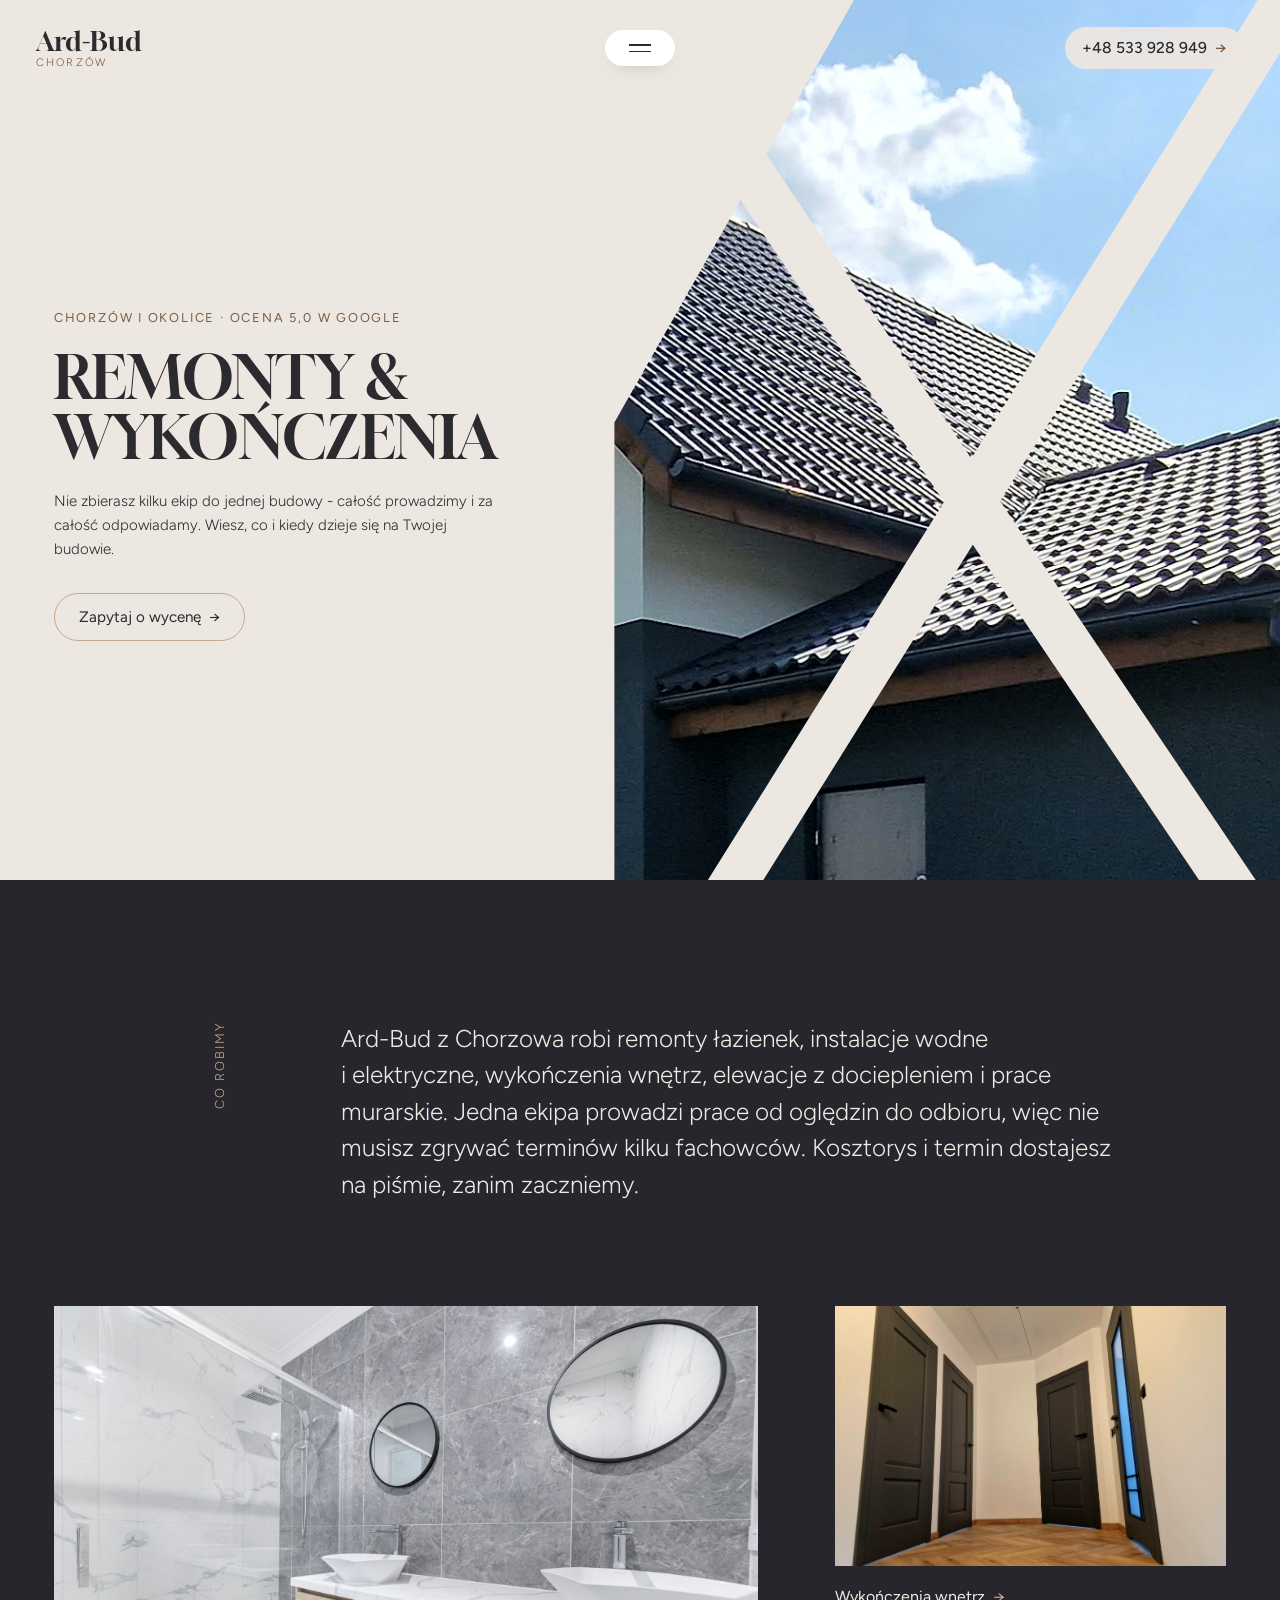
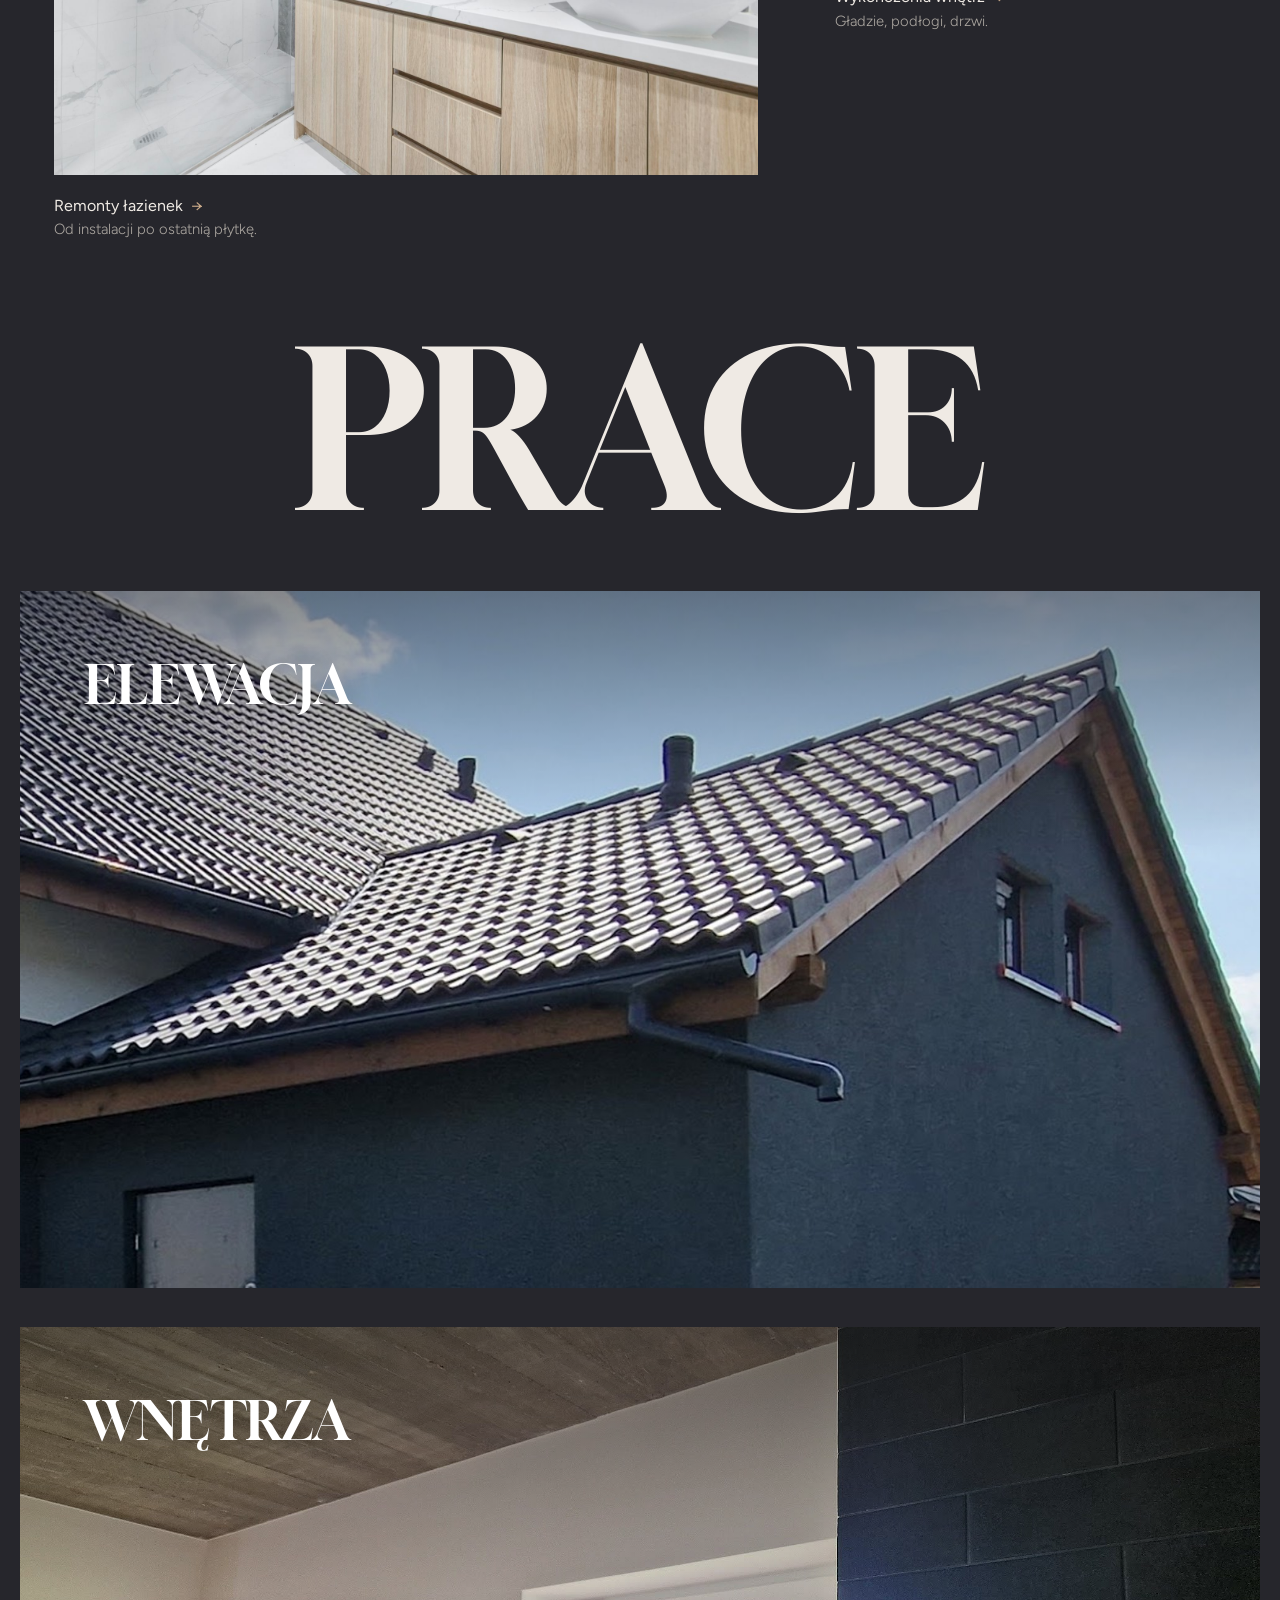
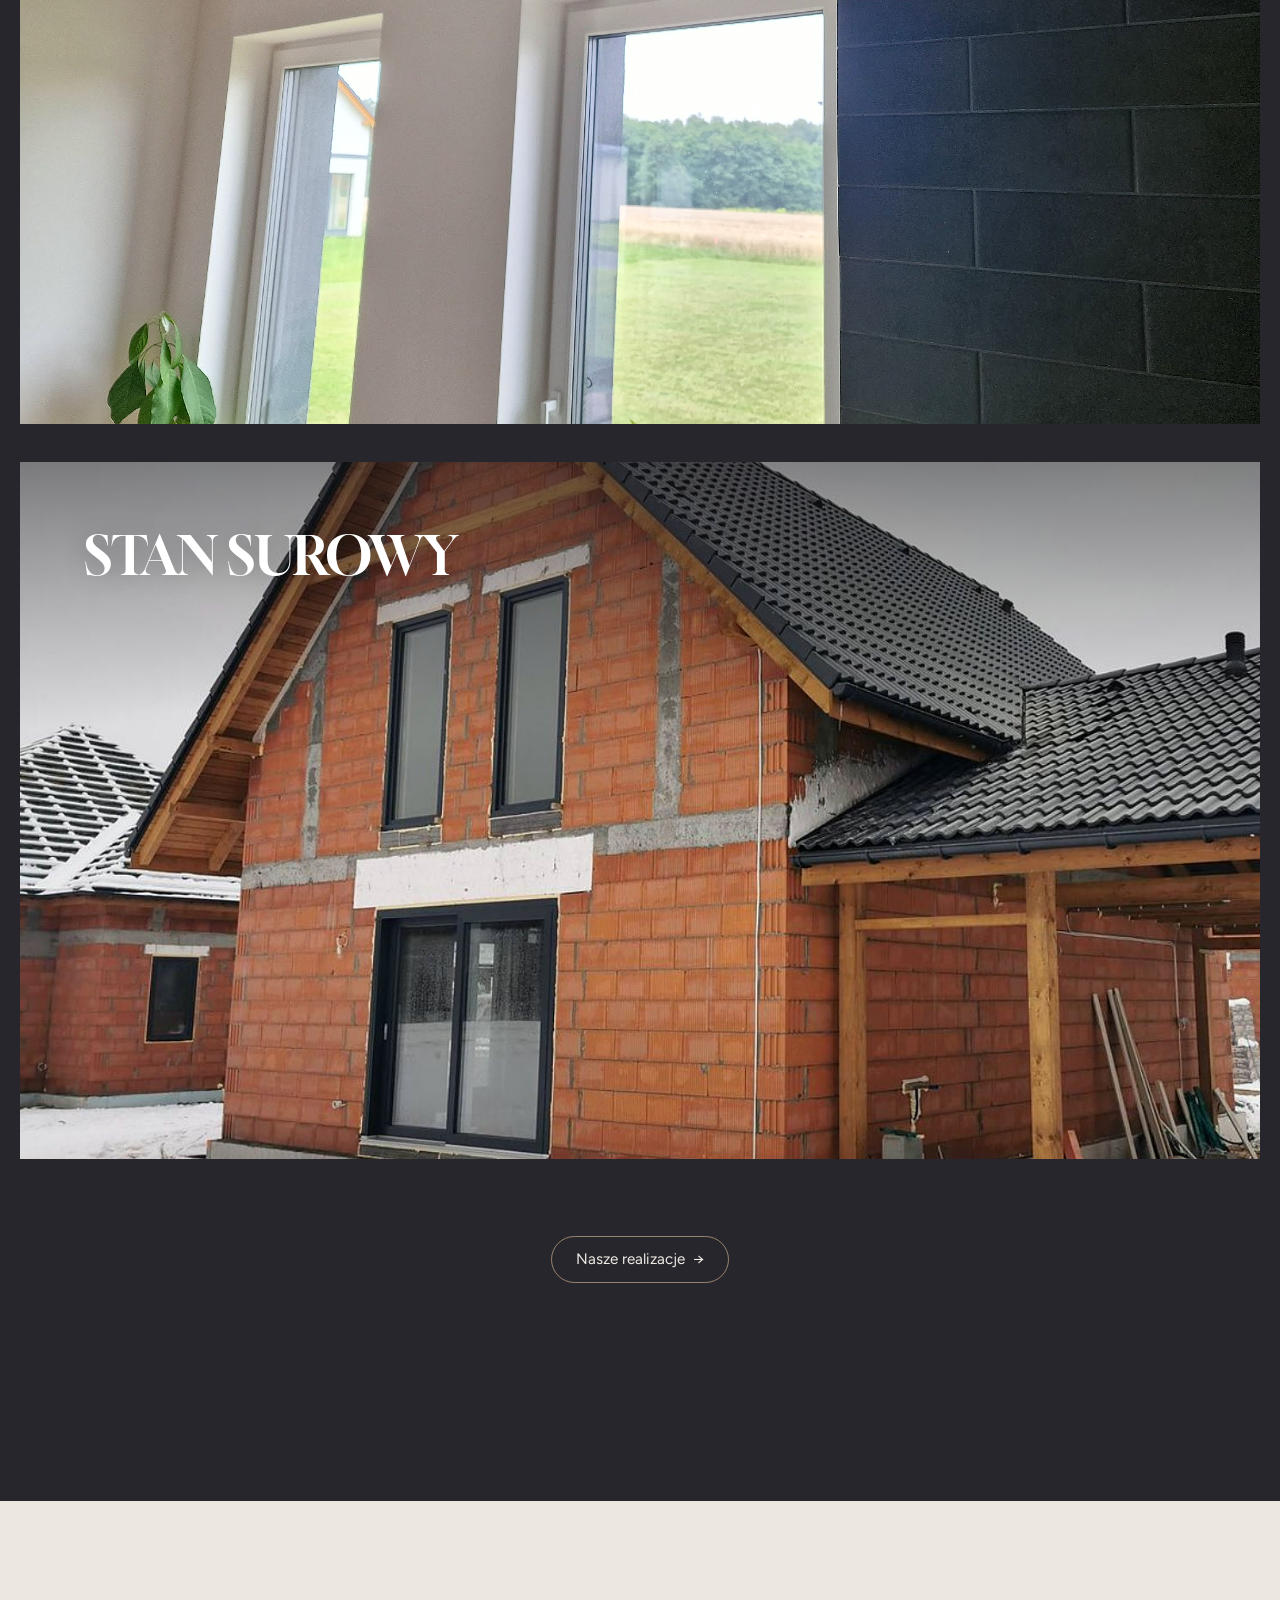
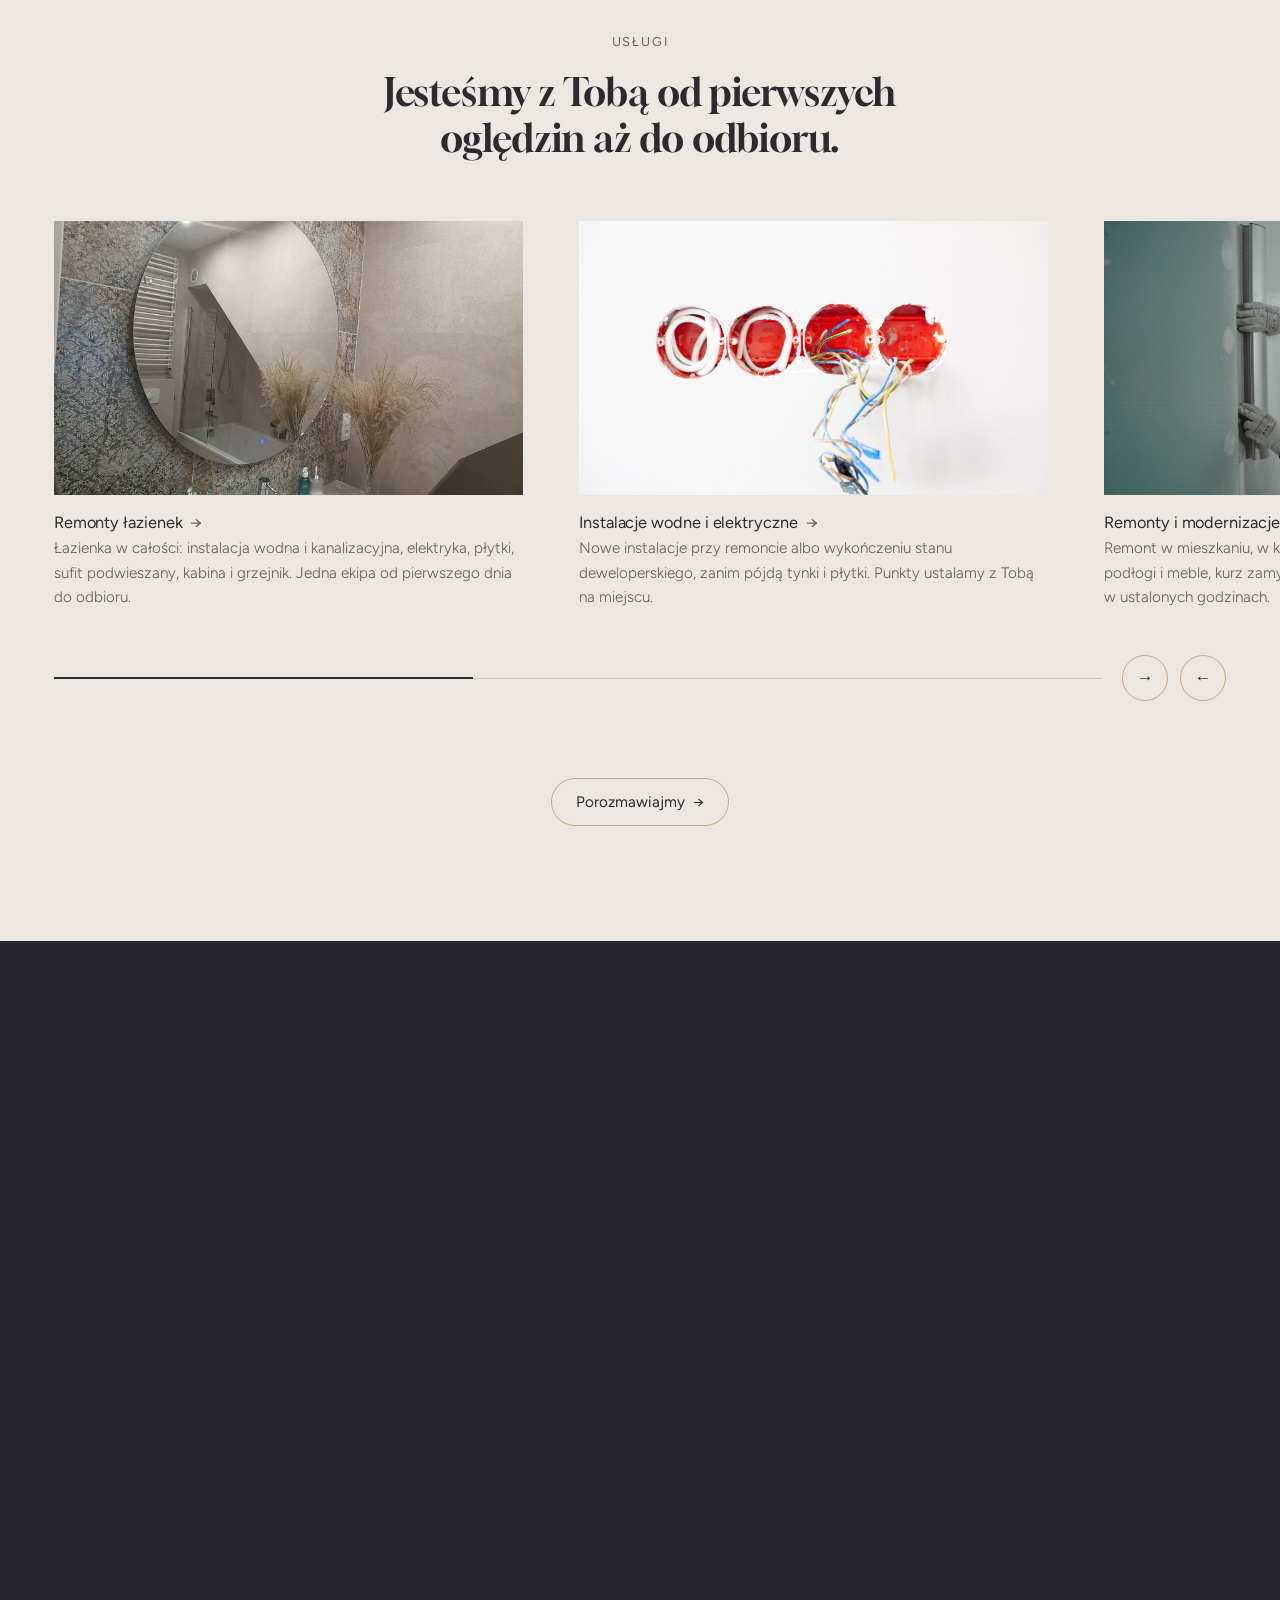
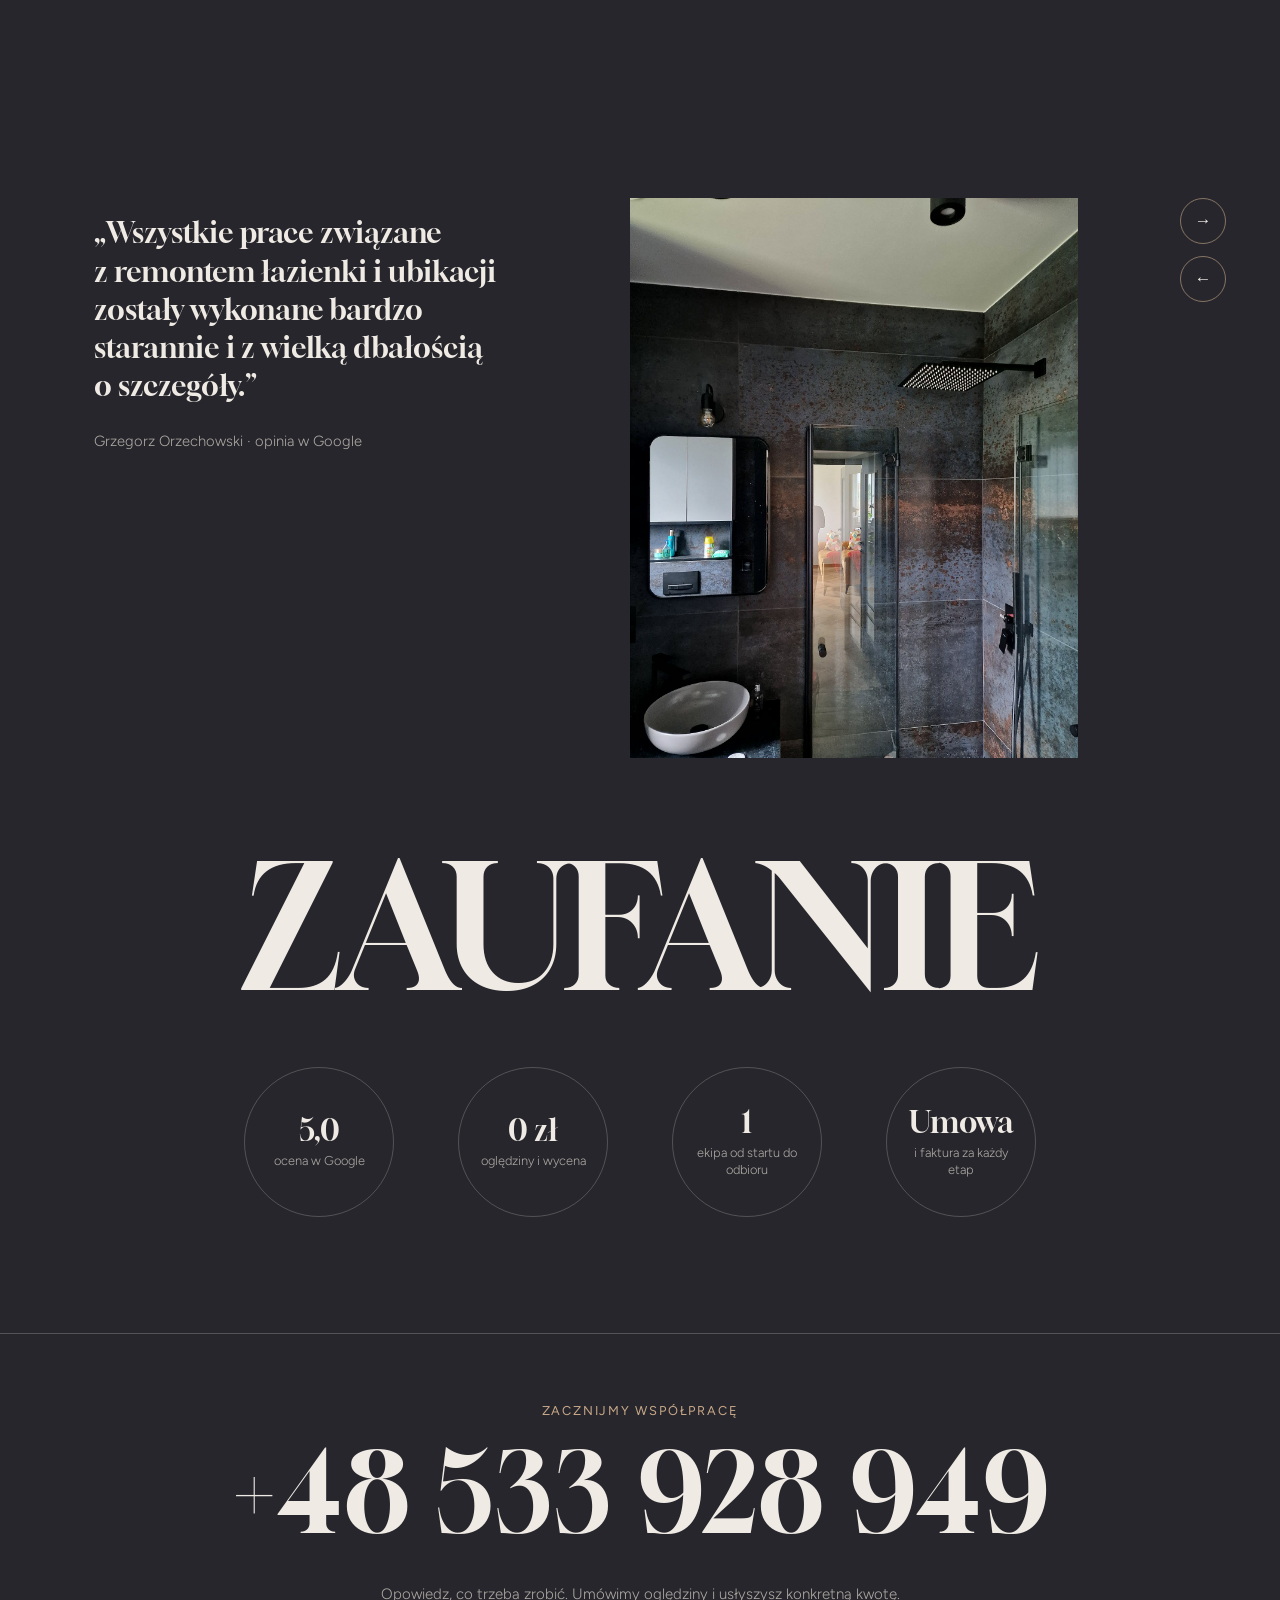
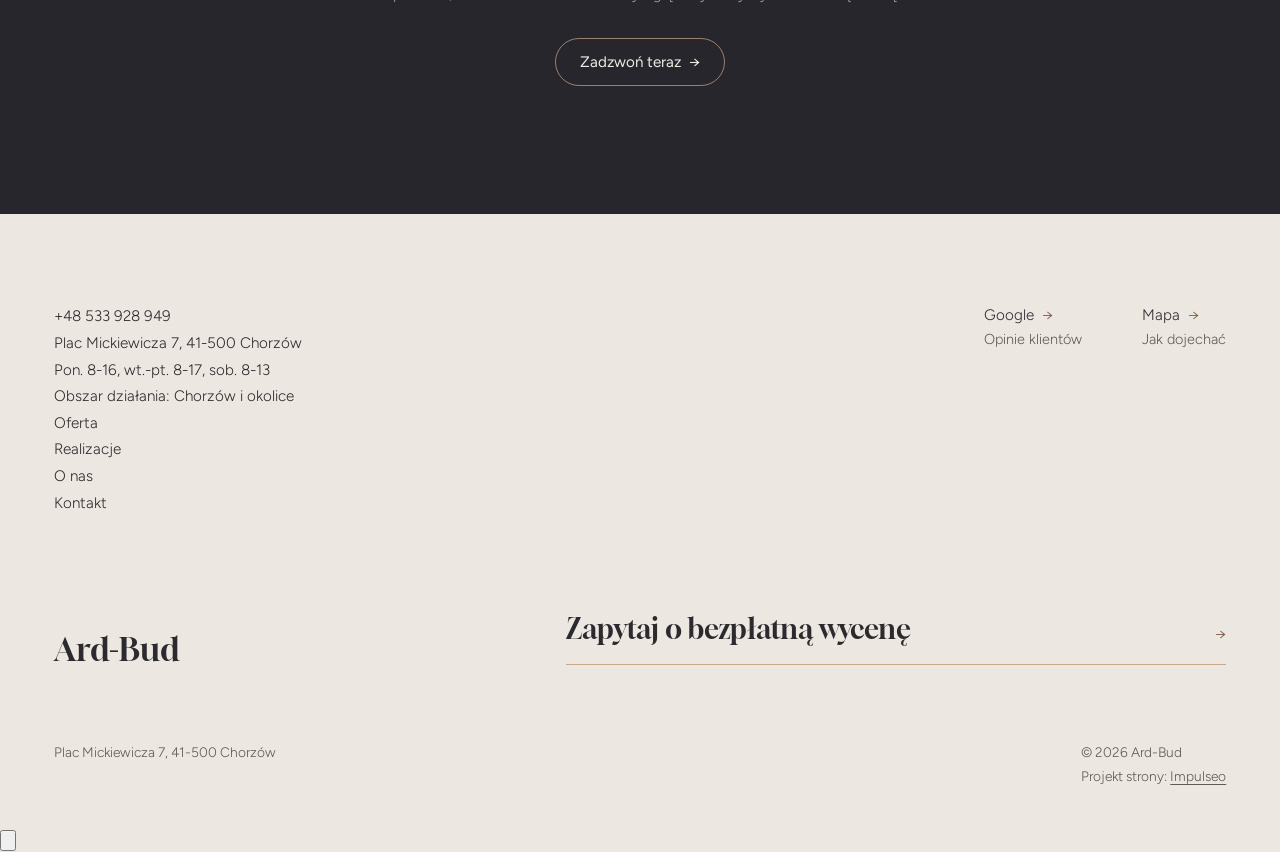
<file: index.html>
<!DOCTYPE html>
<html lang="pl">
<head>
<meta charset="UTF-8">
<meta name="viewport" content="width=device-width, initial-scale=1.0">
<title>Ard-Bud - remonty i wykończenia</title>
<meta name="description" content="Firma remontowo-budowlana w Chorzowie: remonty łazienek, instalacje, wykończenia wnętrz, elewacje. Kosztorys i termin na piśmie przed robotą. Zadzwoń: +48 533 928 949.">
<link rel="canonical" href="https://kris20032.github.io/ard-bud/">
<meta name="robots" content="noindex, nofollow">
<meta property="og:type" content="website">
<meta property="og:locale" content="pl_PL">
<meta property="og:site_name" content="Ard-Bud">
<meta property="og:title" content="Ard-Bud - remonty i wykończenia">
<meta property="og:description" content="Firma remontowo-budowlana w Chorzowie: remonty łazienek, instalacje, wykończenia wnętrz, elewacje. Kosztorys i termin na piśmie przed robotą. Zadzwoń: +48 533 928 949.">
<meta property="og:url" content="https://kris20032.github.io/ard-bud/">
<meta property="og:image" content="https://kris20032.github.io/ard-bud/img/og.jpg">
<meta property="og:image:width" content="1200">
<meta property="og:image:height" content="630">
<meta name="twitter:card" content="summary_large_image">
<script type="application/ld+json">{"@context": "https://schema.org", "@type": "GeneralContractor", "name": "Ard-Bud", "url": "https://kris20032.github.io/ard-bud/", "telephone": "+48533928949", "image": "https://kris20032.github.io/ard-bud/img/og.jpg", "areaServed": "Chorzów", "sameAs": ["https://maps.google.com/?cid=15776349872217320784"]}</script>
<link rel="preconnect" href="https://fonts.googleapis.com">
<link rel="preconnect" href="https://fonts.gstatic.com" crossorigin>
<link href="https://fonts.googleapis.com/css2?family=Gloock&family=Figtree:wght@300;400;500;600&display=swap" rel="stylesheet">
<link rel="stylesheet" href="assets/styles.css?v=20261016">
</head>
<body>

<header class="nav">
  <div class="nav-inner">
    <a class="brand" href="index.html"><span class="name">Ard-Bud</span><span class="sub">Chorzów</span></a>
    <button class="nav-toggle" aria-label="Menu"><span></span><span></span><span></span></button>
    <a class="nav-tel" href="tel:+48533928949"><span class="tel-txt">+48 533 928 949</span> <span class="arr">→</span></a>
    <nav class="nav-links" aria-label="Menu główne">
      <a href="index.html">Start</a>
      <a href="oferta.html">Oferta</a>
      <a href="realizacje.html">Realizacje</a>
      <a href="o-nas.html">O nas</a>
      <a href="kontakt.html">Kontakt</a>
      <a class="kw-menu-tel" href="tel:+48533928949">+48 533 928 949</a>
    </nav>
  </div>
</header>

<main>
<section class="hero kw-hero">
  <div class="kw-hero-art"><img src="img/hero.jpg" alt="Elewacja domu wykonana przez Ard-Bud" width="2000" height="925" fetchpriority="high" decoding="async"></div>
  <div class="wrap">
    <div class="kw-hero-copy">
      <span class="eyebrow">Chorzów i okolice · ocena 5,0 w Google</span>
      <h1>Remonty &amp; wykończenia</h1>
      <p>Nie zbierasz kilku ekip do jednej budowy - całość prowadzimy i za całość odpowiadamy. Wiesz, co i kiedy dzieje się na Twojej budowie.</p>
      <a class="btn" href="kontakt.html">Zapytaj o wycenę <span class="arr">→</span></a>
    </div>
  </div>
</section>

<section class="kw-dark kw-what">
  <div class="wrap">
    <div class="kw-what-intro reveal">
      <span class="kw-vlabel">Co robimy</span>
      <p>Ard-Bud z Chorzowa robi remonty łazienek, instalacje wodne i elektryczne, wykończenia wnętrz, elewacje z dociepleniem i prace murarskie. Jedna ekipa prowadzi prace od oględzin do odbioru, więc nie musisz zgrywać terminów kilku fachowców. Kosztorys i termin dostajesz na piśmie, zanim zaczniemy.</p>
    </div>
    <div class="kw-duo">
      <a class="kw-big reveal" href="oferta.html"><div class="kw-ph"><img src="img/g7.jpg" alt="Remont łazienki" width="1800" height="1200" decoding="async"></div><span class="kw-cap"><b>Remonty łazienek <span class="arr">→</span></b><span>Od instalacji po ostatnią płytkę.</span></span></a>
      <a class="kw-small reveal" href="oferta.html"><div class="kw-ph"><img src="img/g2.jpg" alt="Wykończenie wnętrza z nowymi drzwiami" width="1918" height="1408" decoding="async"></div><span class="kw-cap"><b>Wykończenia wnętrz <span class="arr">→</span></b><span>Gładzie, podłogi, drzwi.</span></span></a>
    </div>
  </div>
  <h2 class="kw-giant reveal">Prace</h2>
  <div class="kw-projects">
    <a class="kw-project reveal" href="realizacje.html"><img src="img/g16.jpg" alt="Elewacja i dach domu" loading="lazy" width="1700" height="883" decoding="async"><h3>Elewacja</h3></a>
    <a class="kw-project reveal" href="realizacje.html"><img src="img/g4.jpg" alt="Wykończone wnętrze" loading="lazy" width="2000" height="1500" decoding="async"><h3>Wnętrza</h3></a>
    <a class="kw-project reveal" href="realizacje.html"><img src="img/g6.jpg" alt="Dom w stanie surowym" loading="lazy" width="1440" height="1392" decoding="async"><h3>Stan surowy</h3></a>
  </div>
  <div class="kw-more"><a class="btn" href="realizacje.html">Nasze realizacje <span class="arr">→</span></a></div>
</section>

<section class="kw-services">
  <div class="head reveal">
    <span class="eyebrow">Usługi</span>
    <h2>Jesteśmy z Tobą od pierwszych oględzin aż do odbioru.</h2>
  </div>
  <div class="kw-slider" data-kw-slider>
    <div class="kw-track wrap">
      <a class="kw-card" href="oferta.html"><div class="kw-ph"><img src="img/g3.jpg" alt="Remonty łazienek" loading="lazy" width="1500" height="2000" decoding="async"></div><h3>Remonty łazienek <span class="arr">→</span></h3><p>Łazienka w całości: instalacja wodna i kanalizacyjna, elektryka, płytki, sufit podwieszany, kabina i grzejnik. Jedna ekipa od pierwszego dnia do odbioru.</p></a>
      <a class="kw-card" href="oferta.html"><div class="kw-ph"><img src="img/g8.jpg" alt="Instalacje wodne i elektryczne" loading="lazy" width="1800" height="1200" decoding="async"></div><h3>Instalacje wodne i elektryczne <span class="arr">→</span></h3><p>Nowe instalacje przy remoncie albo wykończeniu stanu deweloperskiego, zanim pójdą tynki i płytki. Punkty ustalamy z Tobą na miejscu.</p></a>
      <a class="kw-card" href="oferta.html"><div class="kw-ph"><img src="img/g14.jpg" alt="Remonty i modernizacje" loading="lazy" width="1600" height="1066" decoding="async"></div><h3>Remonty i modernizacje <span class="arr">→</span></h3><p>Remont w mieszkaniu, w którym mieszkasz. Zabezpieczamy podłogi i meble, kurz zamykamy folią, głośne prace robimy w ustalonych godzinach.</p></a>
      <a class="kw-card" href="oferta.html"><div class="kw-ph"><img src="img/g13.jpg" alt="Wykończenia wnętrz" loading="lazy" width="1800" height="1350" decoding="async"></div><h3>Wykończenia wnętrz <span class="arr">→</span></h3><p>Tynki, gładzie, malowanie, podłogi i zabudowy z płyt g-k. Gładzie szlifujemy przy lampie, bo ostre światło pokazuje każdą falę.</p></a>
      <a class="kw-card" href="oferta.html"><div class="kw-ph"><img src="img/g11.jpg" alt="Elewacje i docieplenia" loading="lazy" width="1600" height="1066" decoding="async"></div><h3>Elewacje i docieplenia <span class="arr">→</span></h3><p>Najpierw sprawdzamy, co siedzi pod starą elewacją. Kolor tynku wybierasz z próbek przyłożonych do domu, w dziennym świetle.</p></a>
      <a class="kw-card" href="oferta.html"><div class="kw-ph"><img src="img/g15.jpg" alt="Prace murarskie i tynkarskie" loading="lazy" width="1600" height="1066" decoding="async"></div><h3>Prace murarskie i tynkarskie <span class="arr">→</span></h3><p>Ściany działowe, kominy, murowane ogrodzenia, tynki maszynowe i tradycyjne. Murujemy pod poziomicę i sznurek, nie na oko.</p></a>
    </div>
    <div class="kw-ctrl"><div class="kw-bar"><i></i></div><div class="kw-arrows"><button class="kw-arrow" data-dir="1" aria-label="Dalej">→</button><button class="kw-arrow" data-dir="-1" aria-label="Wstecz">←</button></div></div>
  </div>
  <div class="kw-more" style="padding-bottom:0"><a class="btn" href="kontakt.html">Porozmawiajmy <span class="arr">→</span></a></div>
</section>

<section class="stopklatka" aria-hidden="true">
  <div class="stk-bg" style="background-image:url(img/g10.jpg)"></div>
</section>

<section class="kw-dark kw-testi" data-kw-testi>
  <div class="wrap">
    <div class="kw-testi-grid reveal">
      <div class="kw-quotes">
        <figure class="kw-quote is-active"><blockquote>„Wszystkie prace związane z remontem łazienki i ubikacji zostały wykonane bardzo starannie i z wielką dbałością o szczegóły.”</blockquote><figcaption>Grzegorz Orzechowski · opinia w Google</figcaption></figure>
        <figure class="kw-quote"><blockquote>„Jesteśmy mega zadowoleni z remontu łazienki. Panowie byli bardzo kontaktowi, zrobili wszystko wg projektu, wyrobili się w terminie a wszystko to za uczciwą cenę.”</blockquote><figcaption>Ultimate freedom · opinia w Google</figcaption></figure>
        <figure class="kw-quote"><blockquote>„Fachowcy godni zarówno polecenia jak i zaufania. Remont przeprowadzony bardzo rzetelnie, panowie w wielu kwestiach służyli dobrą radą.”</blockquote><figcaption>Gosia · opinia w Google</figcaption></figure>
      </div>
      <div class="kw-testi-img">
        <img class="is-active" src="img/about.jpg" alt="Realizacja Ard-Bud" loading="lazy" width="1500" height="2000" decoding="async">
        <img class="" src="img/g1.jpg" alt="Realizacja Ard-Bud" loading="lazy" width="1456" height="1600" decoding="async">
        <img class="" src="img/g5.jpg" alt="Realizacja Ard-Bud" loading="lazy" width="1500" height="2000" decoding="async">
      </div>
      <div class="kw-arrows"><button class="kw-arrow" data-dir="1" aria-label="Dalej">→</button><button class="kw-arrow" data-dir="-1" aria-label="Wstecz">←</button></div>
    </div>
  </div>
  <h2 class="kw-giant sm reveal">Zaufanie</h2>
  <div class="wrap">
    <div class="kw-badges reveal">
      <a class="kw-badge" href="https://maps.google.com/?cid=15776349872217320784" target="_blank" rel="noopener"><b>5,0</b><span>ocena w Google</span></a>
      <div class="kw-badge"><b>0 zł</b><span>oględziny i wycena</span></div>
      <div class="kw-badge"><b>1</b><span>ekipa od startu do odbioru</span></div>
      <div class="kw-badge"><b>Umowa</b><span>i faktura za każdy etap</span></div>
    </div>
  </div>
</section>

<section class="cta kw-call kw-dark">
  <div class="wrap reveal">
    <span class="eyebrow">Zacznijmy współpracę</span>
    <a class="kw-phone" href="tel:+48533928949">+48 533 928 949</a>
    <p class="lead">Opowiedz, co trzeba zrobić. Umówimy oględziny i usłyszysz konkretną kwotę.</p>
    <a class="btn" href="tel:+48533928949">Zadzwoń teraz <span class="arr">→</span></a>
  </div>
</section>
</main>

<footer>
  <div class="wrap">
    <div class="kw-foot-top">
      <div class="kw-foot-list">
        <a href="tel:+48533928949">+48 533 928 949</a>
        <span>Plac Mickiewicza 7, 41-500 Chorzów</span>
        <span>Pon. 8-16, wt.-pt. 8-17, sob. 8-13</span>
        <span>Obszar działania: Chorzów i okolice</span>
        <a href="oferta.html">Oferta</a>
        <a href="realizacje.html">Realizacje</a>
        <a href="o-nas.html">O nas</a>
        <a href="kontakt.html">Kontakt</a>
      </div>
      <div class="kw-foot-soc">
        <a href="https://maps.google.com/?cid=15776349872217320784" target="_blank" rel="noopener">Google <span class="arr">→</span><small>Opinie klientów</small></a>
        <a href="https://maps.google.com/?cid=15776349872217320784" target="_blank" rel="noopener">Mapa <span class="arr">→</span><small>Jak dojechać</small></a>
      </div>
    </div>
    <div class="kw-foot-mid">
      <div class="name">Ard-Bud</div>
      <a class="kw-foot-cta" href="kontakt.html"><span class="big">Zapytaj o bezpłatną wycenę</span><span class="arr">→</span></a>
    </div>
    <div class="kw-foot-bot">
      <span>Plac Mickiewicza 7, 41-500 Chorzów</span>
      <span>© 2026 Ard-Bud<br>Projekt strony: <a class="foot-credit" href="https://impulseo.pl" target="_blank" rel="noopener">Impulseo</a></span>
    </div>
  </div>
</footer>
<div class="sticky-call"><a class="sc-call" href="tel:+48533928949"><svg class="ico-tel" width="16" height="16" viewBox="0 0 24 24" fill="none" aria-hidden="true"><path d="M6.6 10.8a15.5 15.5 0 0 0 6.6 6.6l2.2-2.2a1 1 0 0 1 1-.24 11.4 11.4 0 0 0 3.6.58 1 1 0 0 1 1 1V20a1 1 0 0 1-1 1A17 17 0 0 1 3 4a1 1 0 0 1 1-1h3.5a1 1 0 0 1 1 1c0 1.25.2 2.46.58 3.6a1 1 0 0 1-.25 1l-2.23 2.2Z" fill="currentColor"/></svg> Zadzwoń</a><a class="sc-quote" href="kontakt.html">Zapytaj o wycenę</a></div>
<div class="demo-wazne" data-do="2026-10-22" data-cykl="3" hidden><svg class="dw-ico" width="13" height="13" viewBox="0 0 24 24" fill="none" aria-hidden="true"><circle cx="12" cy="12" r="8.6" stroke="currentColor" stroke-width="1.8"/><path d="M12 7.2V12l3.3 2" stroke="currentColor" stroke-width="1.8" stroke-linecap="round"/></svg><span class="dw-txt"></span></div>

<script src="assets/main.js?v=20261016"></script>
<script src="assets/kw.js?v=20261016"></script>
</body>
</html>
</file>
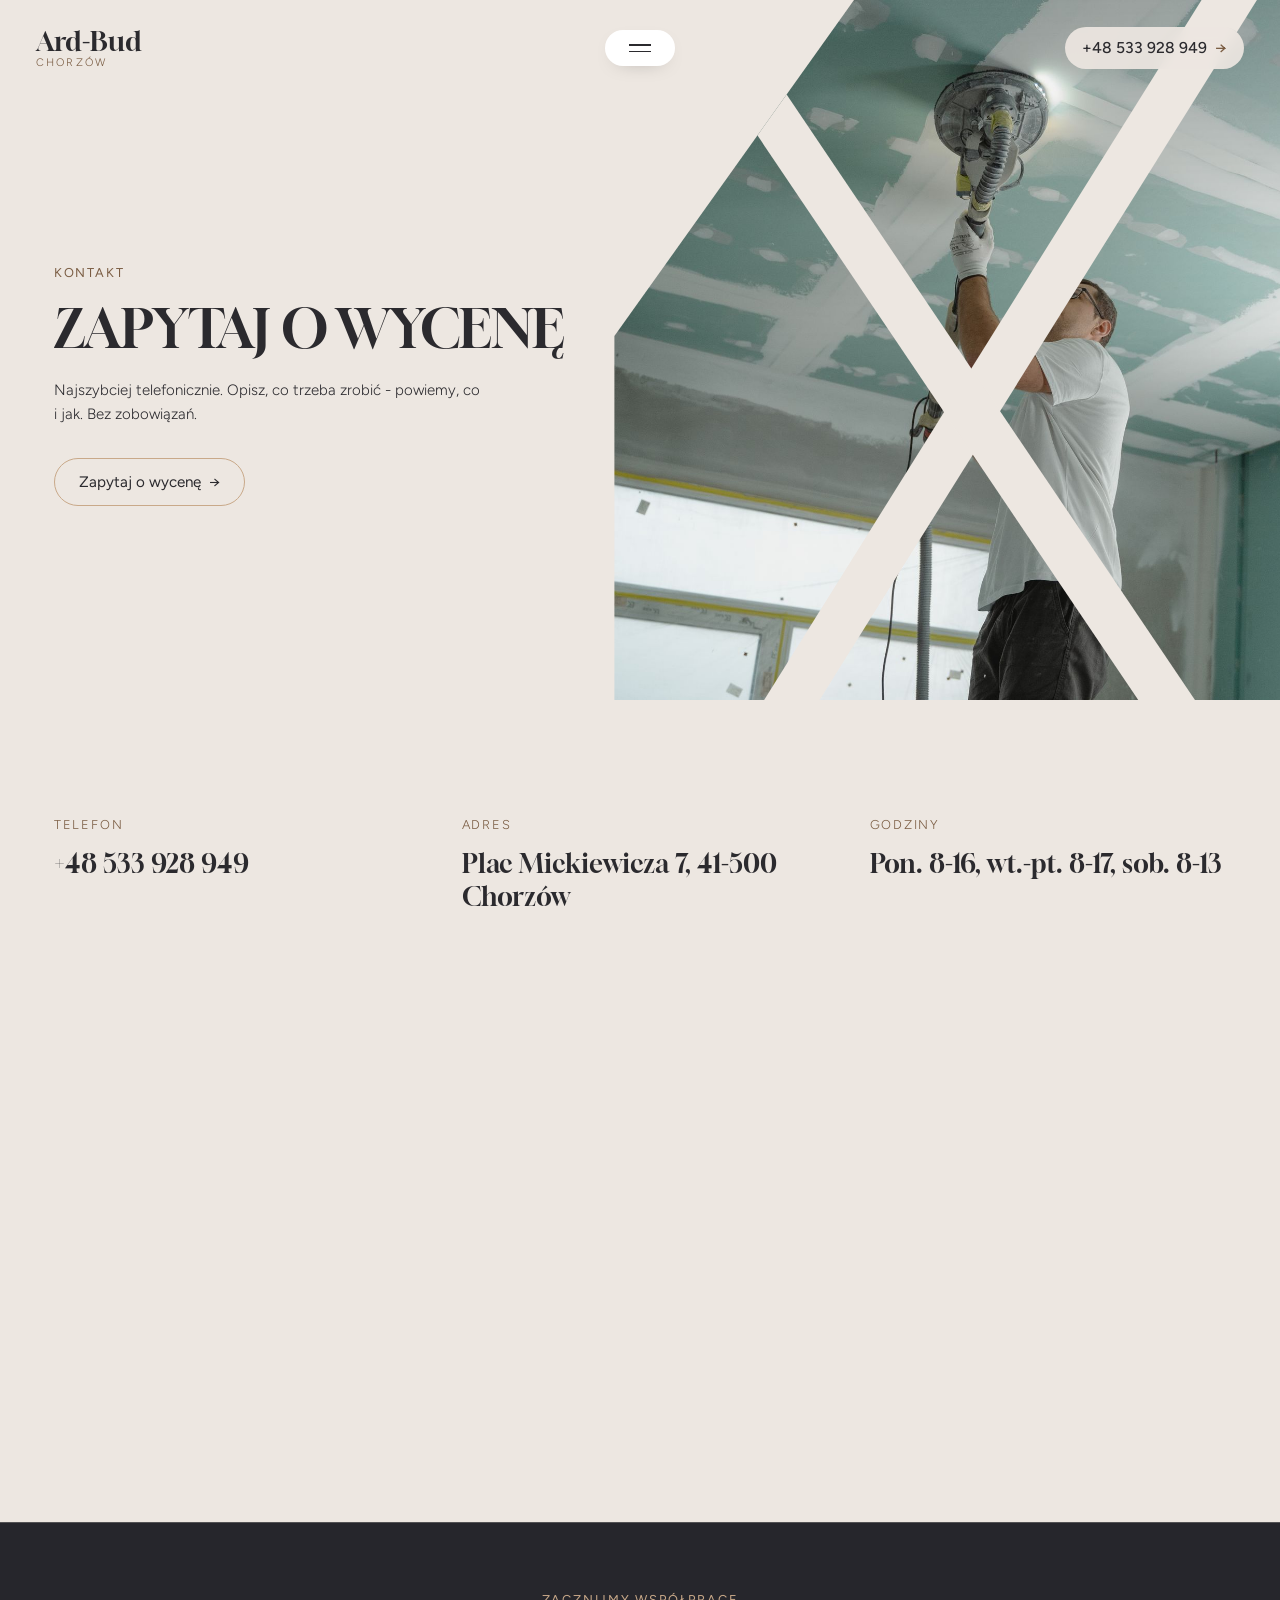
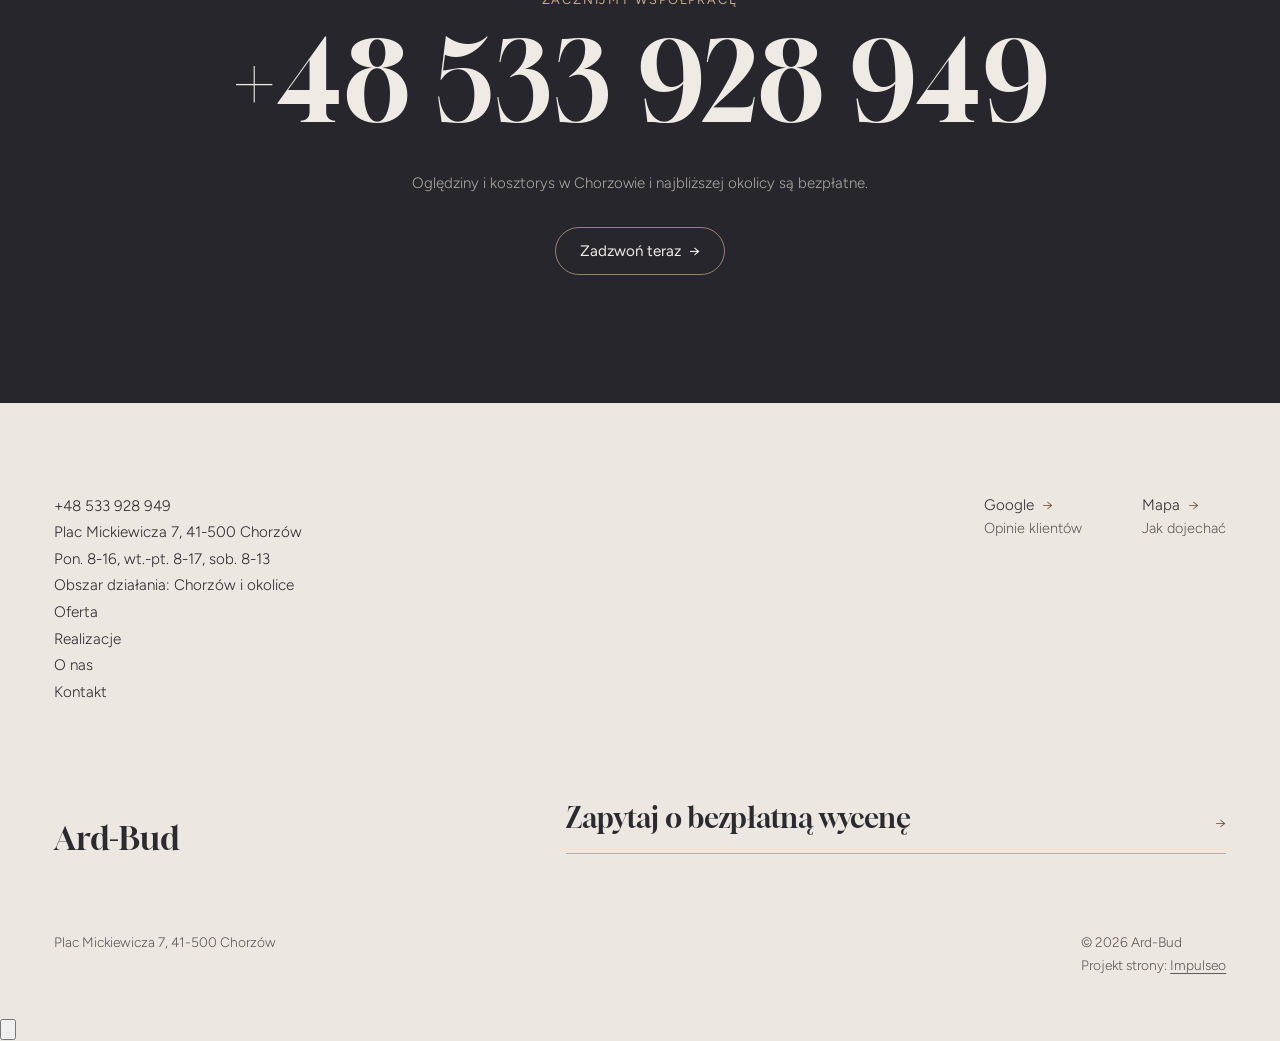
<file: kontakt.html>
<!DOCTYPE html>
<html lang="pl">
<head>
<meta charset="UTF-8">
<meta name="viewport" content="width=device-width, initial-scale=1.0">
<title>Kontakt - Ard-Bud</title>
<meta name="description" content="Kontakt Ard-Bud - Plac Mickiewicza 7, 41-500 Chorzów">
<link rel="canonical" href="https://kris20032.github.io/ard-bud/kontakt.html">
<meta name="robots" content="noindex, nofollow">
<meta property="og:type" content="website">
<meta property="og:locale" content="pl_PL">
<meta property="og:site_name" content="Ard-Bud">
<meta property="og:title" content="Kontakt - Ard-Bud">
<meta property="og:description" content="Kontakt Ard-Bud - Plac Mickiewicza 7, 41-500 Chorzów">
<meta property="og:url" content="https://kris20032.github.io/ard-bud/kontakt.html">
<meta property="og:image" content="https://kris20032.github.io/ard-bud/img/og.jpg">
<meta property="og:image:width" content="1200">
<meta property="og:image:height" content="630">
<meta name="twitter:card" content="summary_large_image">
<link rel="preconnect" href="https://fonts.googleapis.com">
<link rel="preconnect" href="https://fonts.gstatic.com" crossorigin>
<link href="https://fonts.googleapis.com/css2?family=Gloock&family=Figtree:wght@300;400;500;600&display=swap" rel="stylesheet">
<link rel="stylesheet" href="assets/styles.css?v=20261016">
</head>
<body>

<header class="nav">
  <div class="nav-inner">
    <a class="brand" href="index.html"><span class="name">Ard-Bud</span><span class="sub">Chorzów</span></a>
    <button class="nav-toggle" aria-label="Menu"><span></span><span></span><span></span></button>
    <a class="nav-tel" href="tel:+48533928949"><span class="tel-txt">+48 533 928 949</span> <span class="arr">→</span></a>
    <nav class="nav-links" aria-label="Menu główne">
      <a href="index.html">Start</a>
      <a href="oferta.html">Oferta</a>
      <a href="realizacje.html">Realizacje</a>
      <a href="o-nas.html">O nas</a>
      <a href="kontakt.html">Kontakt</a>
      <a class="kw-menu-tel" href="tel:+48533928949">+48 533 928 949</a>
    </nav>
  </div>
</header>

<main>
<section class="pagehead kw-hero">
  <div class="kw-hero-art"><img src="img/g13.jpg" alt="Prace wykończeniowe w mieszkaniu" width="1800" height="1350" fetchpriority="high" decoding="async"></div>
  <div class="wrap">
    <div class="kw-hero-copy">
      <span class="eyebrow">Kontakt</span>
      <h1>Zapytaj o wycenę</h1>
      <p>Najszybciej telefonicznie. Opisz, co trzeba zrobić - powiemy, co i jak. Bez zobowiązań.</p>
      <a class="btn" href="kontakt.html">Zapytaj o wycenę <span class="arr">→</span></a>
    </div>
  </div>
</section>

<section class="kw-contact">
  <div class="wrap kw-contact-grid">
    <div class="reveal"><span class="lbl">Telefon</span><a class="val" href="tel:+48533928949">+48 533 928 949</a></div>
    <div class="reveal"><span class="lbl">Adres</span><span class="val">Plac Mickiewicza 7, 41-500 Chorzów</span></div>
    <div class="reveal"><span class="lbl">Godziny</span><span class="val">Pon. 8-16, wt.-pt. 8-17, sob. 8-13</span></div>
  </div>
</section>
<div class="kw-map reveal">
  <iframe title="Ard-Bud - Chorzów" src="https://maps.google.com/maps?q=50.3057481%2C18.9470012&amp;z=15&amp;output=embed" loading="lazy" referrerpolicy="no-referrer-when-downgrade"></iframe>
</div>

<section class="cta kw-call kw-dark">
  <div class="wrap reveal">
    <span class="eyebrow">Zacznijmy współpracę</span>
    <a class="kw-phone" href="tel:+48533928949">+48 533 928 949</a>
    <p class="lead">Oględziny i kosztorys w Chorzowie i najbliższej okolicy są bezpłatne.</p>
    <a class="btn" href="tel:+48533928949">Zadzwoń teraz <span class="arr">→</span></a>
  </div>
</section>
</main>

<footer>
  <div class="wrap">
    <div class="kw-foot-top">
      <div class="kw-foot-list">
        <a href="tel:+48533928949">+48 533 928 949</a>
        <span>Plac Mickiewicza 7, 41-500 Chorzów</span>
        <span>Pon. 8-16, wt.-pt. 8-17, sob. 8-13</span>
        <span>Obszar działania: Chorzów i okolice</span>
        <a href="oferta.html">Oferta</a>
        <a href="realizacje.html">Realizacje</a>
        <a href="o-nas.html">O nas</a>
        <a href="kontakt.html">Kontakt</a>
      </div>
      <div class="kw-foot-soc">
        <a href="https://maps.google.com/?cid=15776349872217320784" target="_blank" rel="noopener">Google <span class="arr">→</span><small>Opinie klientów</small></a>
        <a href="https://maps.google.com/?cid=15776349872217320784" target="_blank" rel="noopener">Mapa <span class="arr">→</span><small>Jak dojechać</small></a>
      </div>
    </div>
    <div class="kw-foot-mid">
      <div class="name">Ard-Bud</div>
      <a class="kw-foot-cta" href="kontakt.html"><span class="big">Zapytaj o bezpłatną wycenę</span><span class="arr">→</span></a>
    </div>
    <div class="kw-foot-bot">
      <span>Plac Mickiewicza 7, 41-500 Chorzów</span>
      <span>© 2026 Ard-Bud<br>Projekt strony: <a class="foot-credit" href="https://impulseo.pl" target="_blank" rel="noopener">Impulseo</a></span>
    </div>
  </div>
</footer>
<div class="sticky-call"><a class="sc-call" href="tel:+48533928949"><svg class="ico-tel" width="16" height="16" viewBox="0 0 24 24" fill="none" aria-hidden="true"><path d="M6.6 10.8a15.5 15.5 0 0 0 6.6 6.6l2.2-2.2a1 1 0 0 1 1-.24 11.4 11.4 0 0 0 3.6.58 1 1 0 0 1 1 1V20a1 1 0 0 1-1 1A17 17 0 0 1 3 4a1 1 0 0 1 1-1h3.5a1 1 0 0 1 1 1c0 1.25.2 2.46.58 3.6a1 1 0 0 1-.25 1l-2.23 2.2Z" fill="currentColor"/></svg> Zadzwoń</a><a class="sc-quote" href="kontakt.html">Zapytaj o wycenę</a></div>
<div class="demo-wazne" data-do="2026-10-22" data-cykl="3" hidden><svg class="dw-ico" width="13" height="13" viewBox="0 0 24 24" fill="none" aria-hidden="true"><circle cx="12" cy="12" r="8.6" stroke="currentColor" stroke-width="1.8"/><path d="M12 7.2V12l3.3 2" stroke="currentColor" stroke-width="1.8" stroke-linecap="round"/></svg><span class="dw-txt"></span></div>

<script src="assets/main.js?v=20261016"></script>
<script src="assets/kw.js?v=20261016"></script>
</body>
</html>
</file>
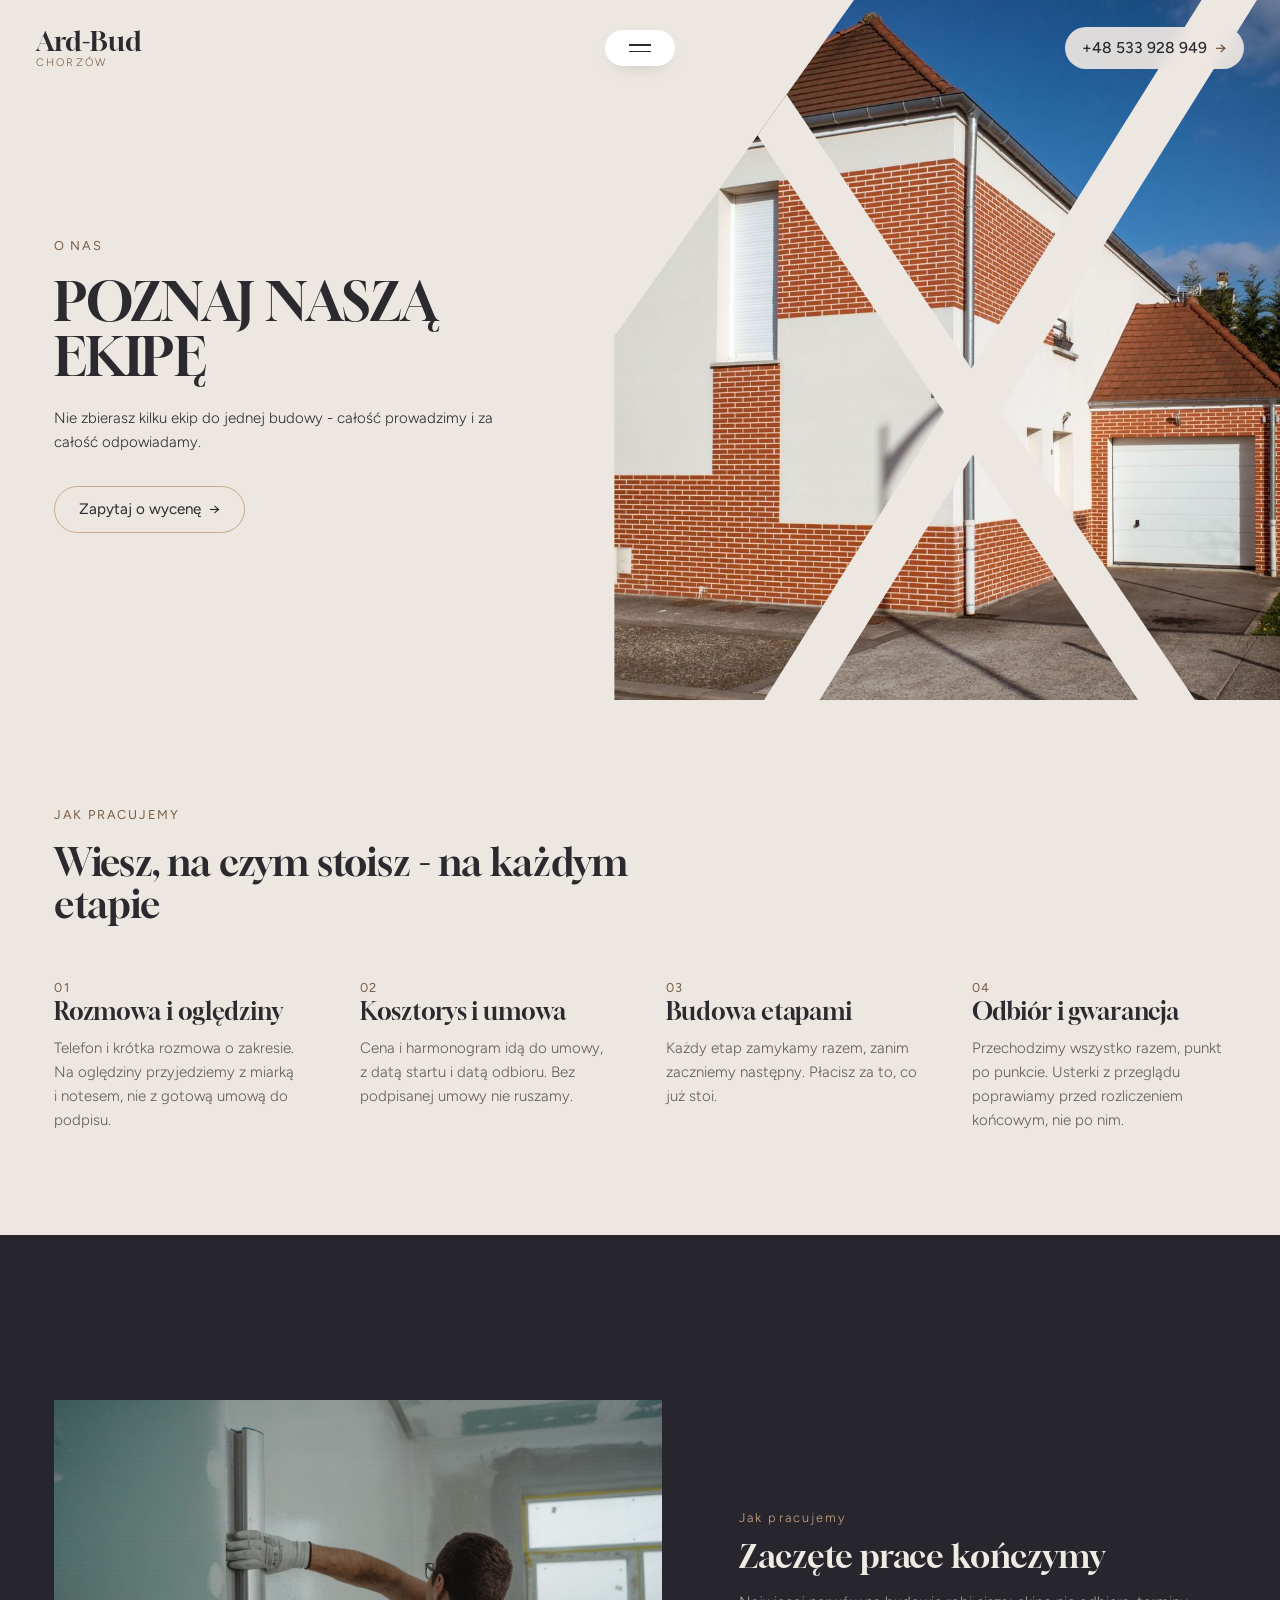
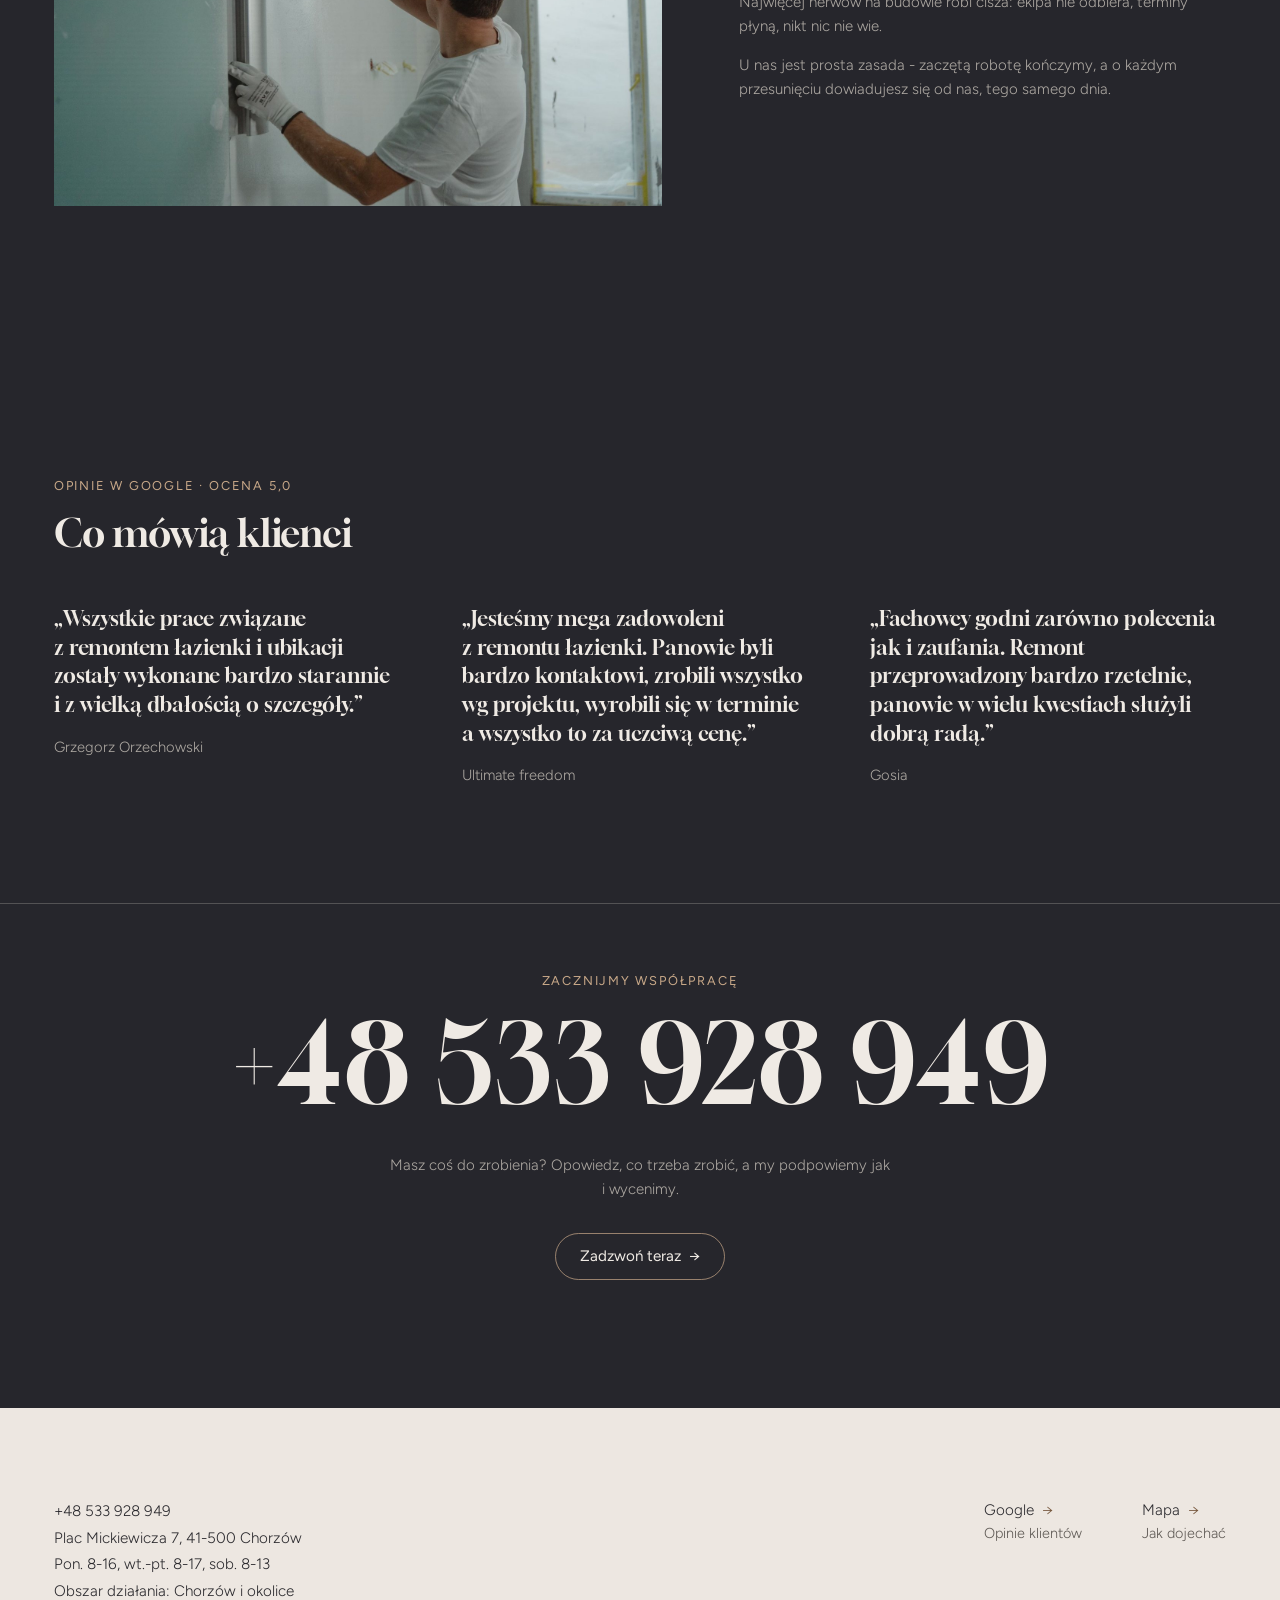
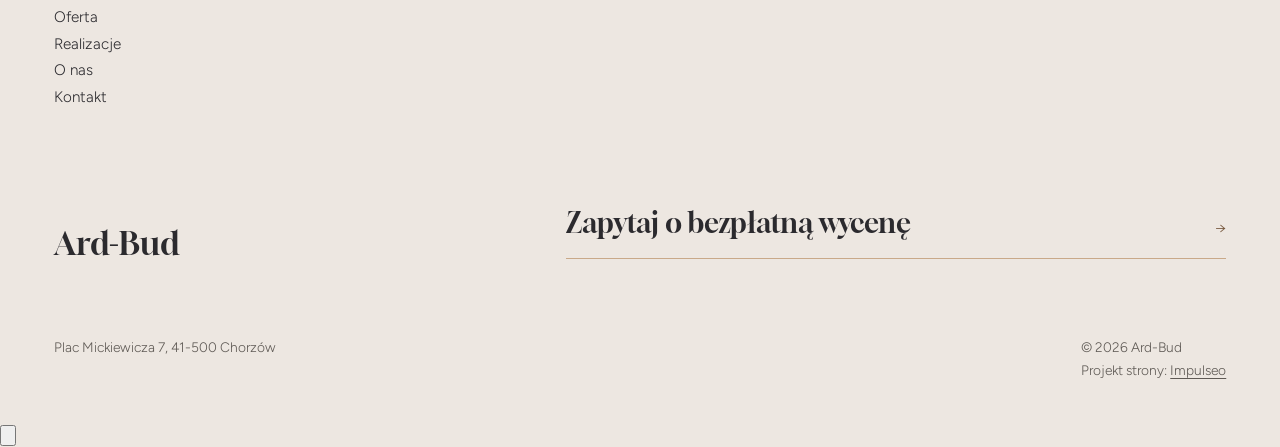
<file: o-nas.html>
<!DOCTYPE html>
<html lang="pl">
<head>
<meta charset="UTF-8">
<meta name="viewport" content="width=device-width, initial-scale=1.0">
<title>O nas - Ard-Bud</title>
<meta name="description" content="Firma remontowo-budowlana w Chorzowie: remonty łazienek, instalacje, wykończenia wnętrz, elewacje. Kosztorys i termin na piśmie przed robotą. Zadzwoń: +48 533 928 949.">
<link rel="canonical" href="https://kris20032.github.io/ard-bud/o-nas.html">
<meta name="robots" content="noindex, nofollow">
<meta property="og:type" content="website">
<meta property="og:locale" content="pl_PL">
<meta property="og:site_name" content="Ard-Bud">
<meta property="og:title" content="O nas - Ard-Bud">
<meta property="og:description" content="Firma remontowo-budowlana w Chorzowie: remonty łazienek, instalacje, wykończenia wnętrz, elewacje. Kosztorys i termin na piśmie przed robotą. Zadzwoń: +48 533 928 949.">
<meta property="og:url" content="https://kris20032.github.io/ard-bud/o-nas.html">
<meta property="og:image" content="https://kris20032.github.io/ard-bud/img/og.jpg">
<meta property="og:image:width" content="1200">
<meta property="og:image:height" content="630">
<meta name="twitter:card" content="summary_large_image">
<link rel="preconnect" href="https://fonts.googleapis.com">
<link rel="preconnect" href="https://fonts.gstatic.com" crossorigin>
<link href="https://fonts.googleapis.com/css2?family=Gloock&family=Figtree:wght@300;400;500;600&display=swap" rel="stylesheet">
<link rel="stylesheet" href="assets/styles.css?v=20261016">
</head>
<body>

<header class="nav">
  <div class="nav-inner">
    <a class="brand" href="index.html"><span class="name">Ard-Bud</span><span class="sub">Chorzów</span></a>
    <button class="nav-toggle" aria-label="Menu"><span></span><span></span><span></span></button>
    <a class="nav-tel" href="tel:+48533928949"><span class="tel-txt">+48 533 928 949</span> <span class="arr">→</span></a>
    <nav class="nav-links" aria-label="Menu główne">
      <a href="index.html">Start</a>
      <a href="oferta.html">Oferta</a>
      <a href="realizacje.html">Realizacje</a>
      <a href="o-nas.html">O nas</a>
      <a href="kontakt.html">Kontakt</a>
      <a class="kw-menu-tel" href="tel:+48533928949">+48 533 928 949</a>
    </nav>
  </div>
</header>

<main>
<section class="pagehead kw-hero">
  <div class="kw-hero-art"><img src="img/g11.jpg" alt="Dom po remoncie elewacji" width="1600" height="1066" fetchpriority="high" decoding="async"></div>
  <div class="wrap">
    <div class="kw-hero-copy">
      <span class="eyebrow">O nas</span>
      <h1>Poznaj naszą ekipę</h1>
      <p>Nie zbierasz kilku ekip do jednej budowy - całość prowadzimy i za całość odpowiadamy.</p>
      <a class="btn" href="kontakt.html">Zapytaj o wycenę <span class="arr">→</span></a>
    </div>
  </div>
</section>

<section>
  <div class="wrap">
    <div class="kw-sec-head reveal"><span class="eyebrow">Jak pracujemy</span><h2>Wiesz, na czym stoisz - na każdym etapie</h2></div>
    <div class="kw-promise kw-steps">
      <div class="reveal"><span class="eyebrow">01</span><h3>Rozmowa i oględziny</h3><p>Telefon i krótka rozmowa o zakresie. Na oględziny przyjedziemy z miarką i notesem, nie z gotową umową do podpisu.</p></div>
      <div class="reveal"><span class="eyebrow">02</span><h3>Kosztorys i umowa</h3><p>Cena i harmonogram idą do umowy, z datą startu i datą odbioru. Bez podpisanej umowy nie ruszamy.</p></div>
      <div class="reveal"><span class="eyebrow">03</span><h3>Budowa etapami</h3><p>Każdy etap zamykamy razem, zanim zaczniemy następny. Płacisz za to, co już stoi.</p></div>
      <div class="reveal"><span class="eyebrow">04</span><h3>Odbiór i gwarancja</h3><p>Przechodzimy wszystko razem, punkt po punkcie. Usterki z przeglądu poprawiamy przed rozliczeniem końcowym, nie po nim.</p></div>
    </div>
  </div>
</section>

<section class="kw-dark kw-rows">
  <div class="wrap">
    <div class="kw-row reveal">
      <div class="kw-ph"><img src="img/g14.jpg" alt="Prace wykończeniowe" width="1600" height="1066" decoding="async"></div>
      <div><span class="num">Jak pracujemy</span><h2>Zaczęte prace kończymy</h2>
        <p>Najwięcej nerwów na budowie robi cisza: ekipa nie odbiera, terminy płyną, nikt nic nie wie.</p>
        <p>U nas jest prosta zasada - zaczętą robotę kończymy, a o każdym przesunięciu dowiadujesz się od nas, tego samego dnia.</p></div>
    </div>
  </div>
</section>

<section class="kw-dark kw-rows">
  <div class="wrap">
    <div class="kw-sec-head reveal"><span class="eyebrow">Opinie w Google · ocena 5,0</span><h2>Co mówią klienci</h2></div>
    <div class="kw-promise kw-opinie">
      <figure class="reveal"><blockquote>„Wszystkie prace związane z remontem łazienki i ubikacji zostały wykonane bardzo starannie i z wielką dbałością o szczegóły.”</blockquote><figcaption>Grzegorz Orzechowski</figcaption></figure>
      <figure class="reveal"><blockquote>„Jesteśmy mega zadowoleni z remontu łazienki. Panowie byli bardzo kontaktowi, zrobili wszystko wg projektu, wyrobili się w terminie a wszystko to za uczciwą cenę.”</blockquote><figcaption>Ultimate freedom</figcaption></figure>
      <figure class="reveal"><blockquote>„Fachowcy godni zarówno polecenia jak i zaufania. Remont przeprowadzony bardzo rzetelnie, panowie w wielu kwestiach służyli dobrą radą.”</blockquote><figcaption>Gosia</figcaption></figure>
    </div>
  </div>
</section>

<section class="cta kw-call kw-dark">
  <div class="wrap reveal">
    <span class="eyebrow">Zacznijmy współpracę</span>
    <a class="kw-phone" href="tel:+48533928949">+48 533 928 949</a>
    <p class="lead">Masz coś do zrobienia? Opowiedz, co trzeba zrobić, a my podpowiemy jak i wycenimy.</p>
    <a class="btn" href="tel:+48533928949">Zadzwoń teraz <span class="arr">→</span></a>
  </div>
</section>
</main>

<footer>
  <div class="wrap">
    <div class="kw-foot-top">
      <div class="kw-foot-list">
        <a href="tel:+48533928949">+48 533 928 949</a>
        <span>Plac Mickiewicza 7, 41-500 Chorzów</span>
        <span>Pon. 8-16, wt.-pt. 8-17, sob. 8-13</span>
        <span>Obszar działania: Chorzów i okolice</span>
        <a href="oferta.html">Oferta</a>
        <a href="realizacje.html">Realizacje</a>
        <a href="o-nas.html">O nas</a>
        <a href="kontakt.html">Kontakt</a>
      </div>
      <div class="kw-foot-soc">
        <a href="https://maps.google.com/?cid=15776349872217320784" target="_blank" rel="noopener">Google <span class="arr">→</span><small>Opinie klientów</small></a>
        <a href="https://maps.google.com/?cid=15776349872217320784" target="_blank" rel="noopener">Mapa <span class="arr">→</span><small>Jak dojechać</small></a>
      </div>
    </div>
    <div class="kw-foot-mid">
      <div class="name">Ard-Bud</div>
      <a class="kw-foot-cta" href="kontakt.html"><span class="big">Zapytaj o bezpłatną wycenę</span><span class="arr">→</span></a>
    </div>
    <div class="kw-foot-bot">
      <span>Plac Mickiewicza 7, 41-500 Chorzów</span>
      <span>© 2026 Ard-Bud<br>Projekt strony: <a class="foot-credit" href="https://impulseo.pl" target="_blank" rel="noopener">Impulseo</a></span>
    </div>
  </div>
</footer>
<div class="sticky-call"><a class="sc-call" href="tel:+48533928949"><svg class="ico-tel" width="16" height="16" viewBox="0 0 24 24" fill="none" aria-hidden="true"><path d="M6.6 10.8a15.5 15.5 0 0 0 6.6 6.6l2.2-2.2a1 1 0 0 1 1-.24 11.4 11.4 0 0 0 3.6.58 1 1 0 0 1 1 1V20a1 1 0 0 1-1 1A17 17 0 0 1 3 4a1 1 0 0 1 1-1h3.5a1 1 0 0 1 1 1c0 1.25.2 2.46.58 3.6a1 1 0 0 1-.25 1l-2.23 2.2Z" fill="currentColor"/></svg> Zadzwoń</a><a class="sc-quote" href="kontakt.html">Zapytaj o wycenę</a></div>
<div class="demo-wazne" data-do="2026-10-22" data-cykl="3" hidden><svg class="dw-ico" width="13" height="13" viewBox="0 0 24 24" fill="none" aria-hidden="true"><circle cx="12" cy="12" r="8.6" stroke="currentColor" stroke-width="1.8"/><path d="M12 7.2V12l3.3 2" stroke="currentColor" stroke-width="1.8" stroke-linecap="round"/></svg><span class="dw-txt"></span></div>

<script src="assets/main.js?v=20261016"></script>
<script src="assets/kw.js?v=20261016"></script>
</body>
</html>
</file>
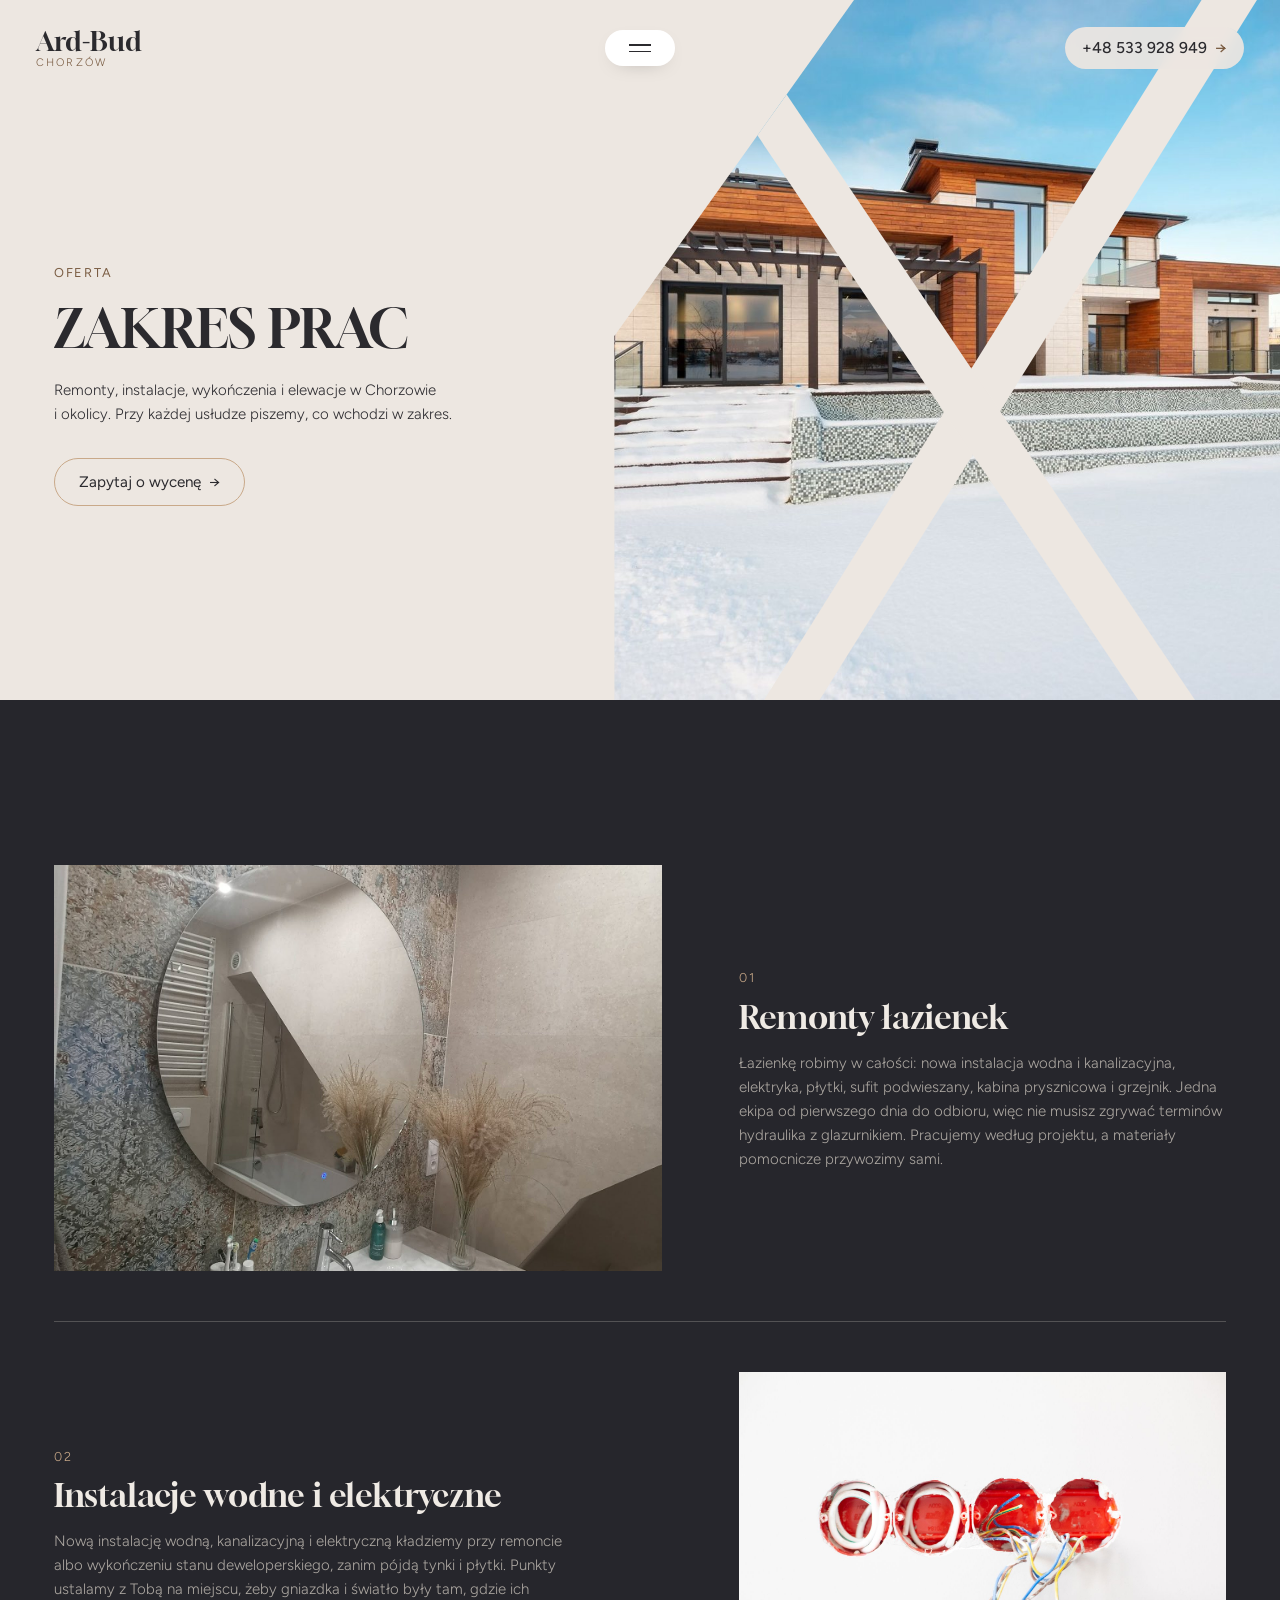
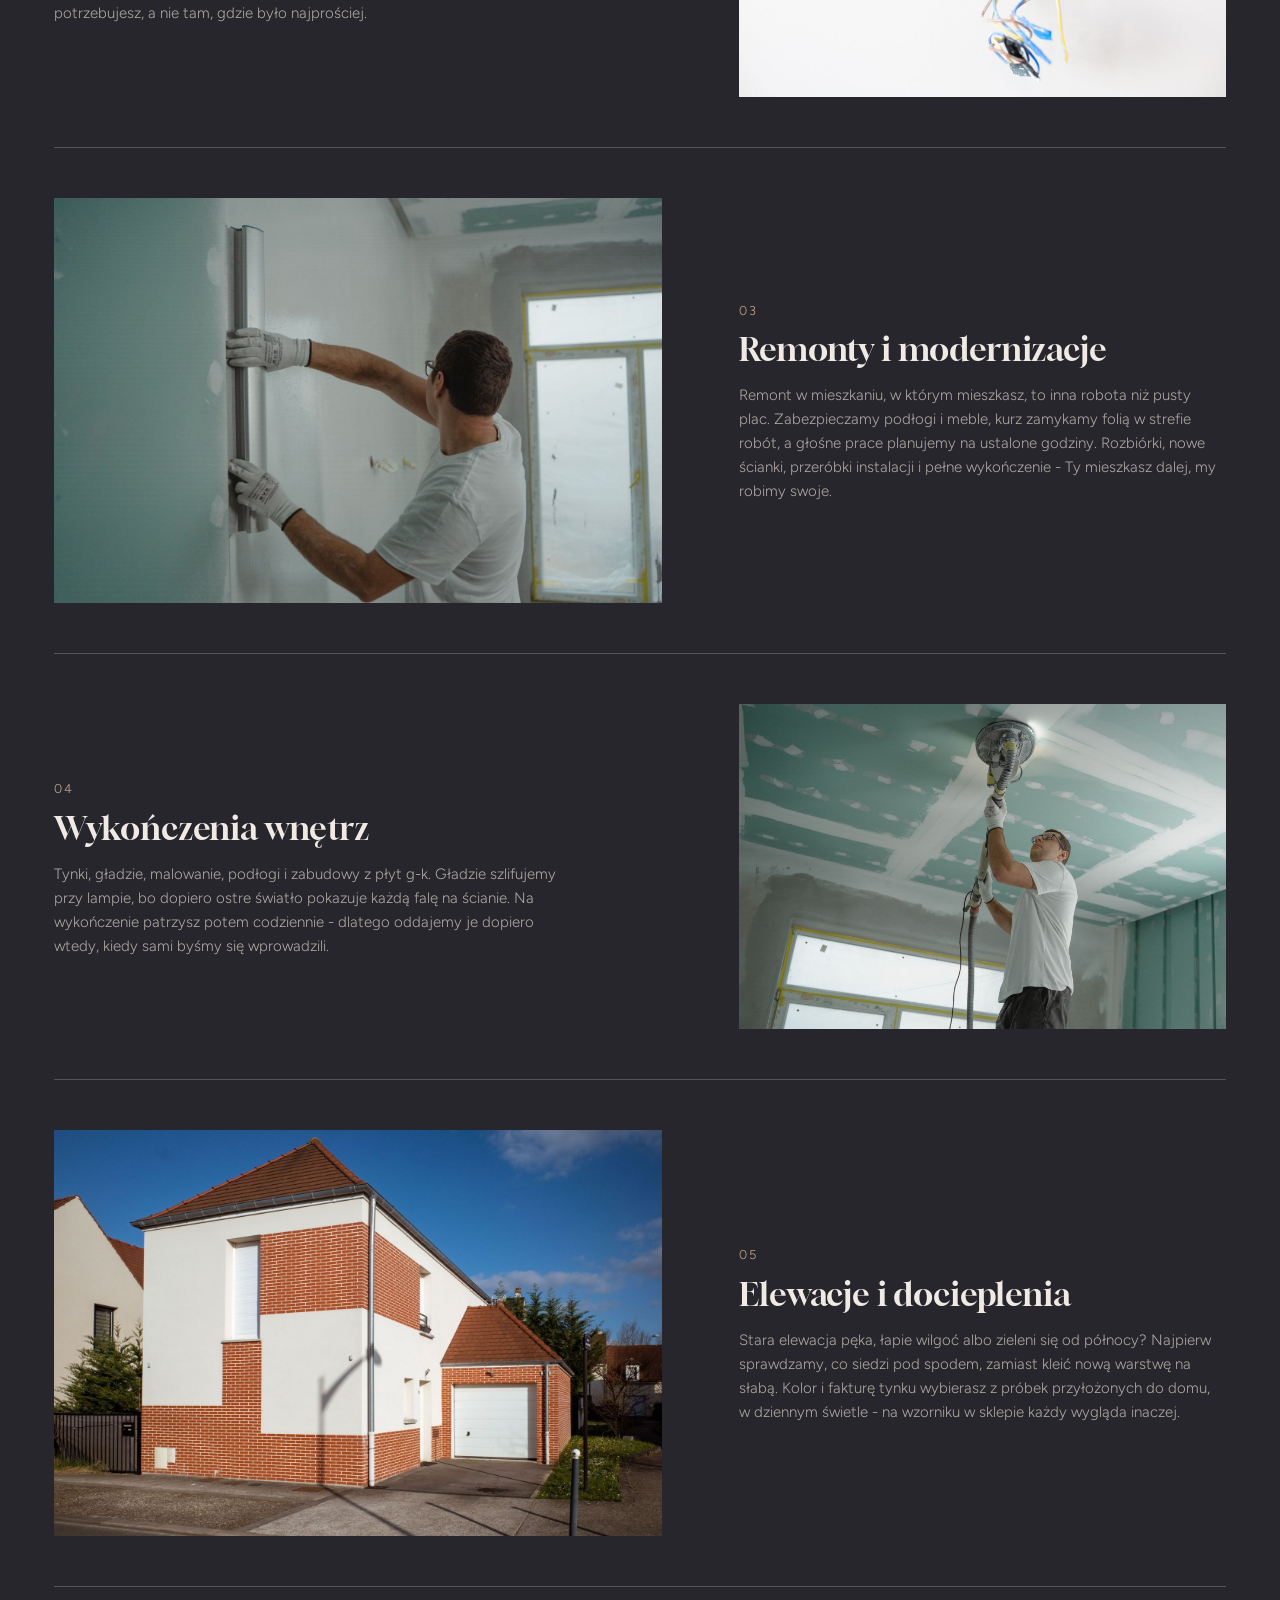
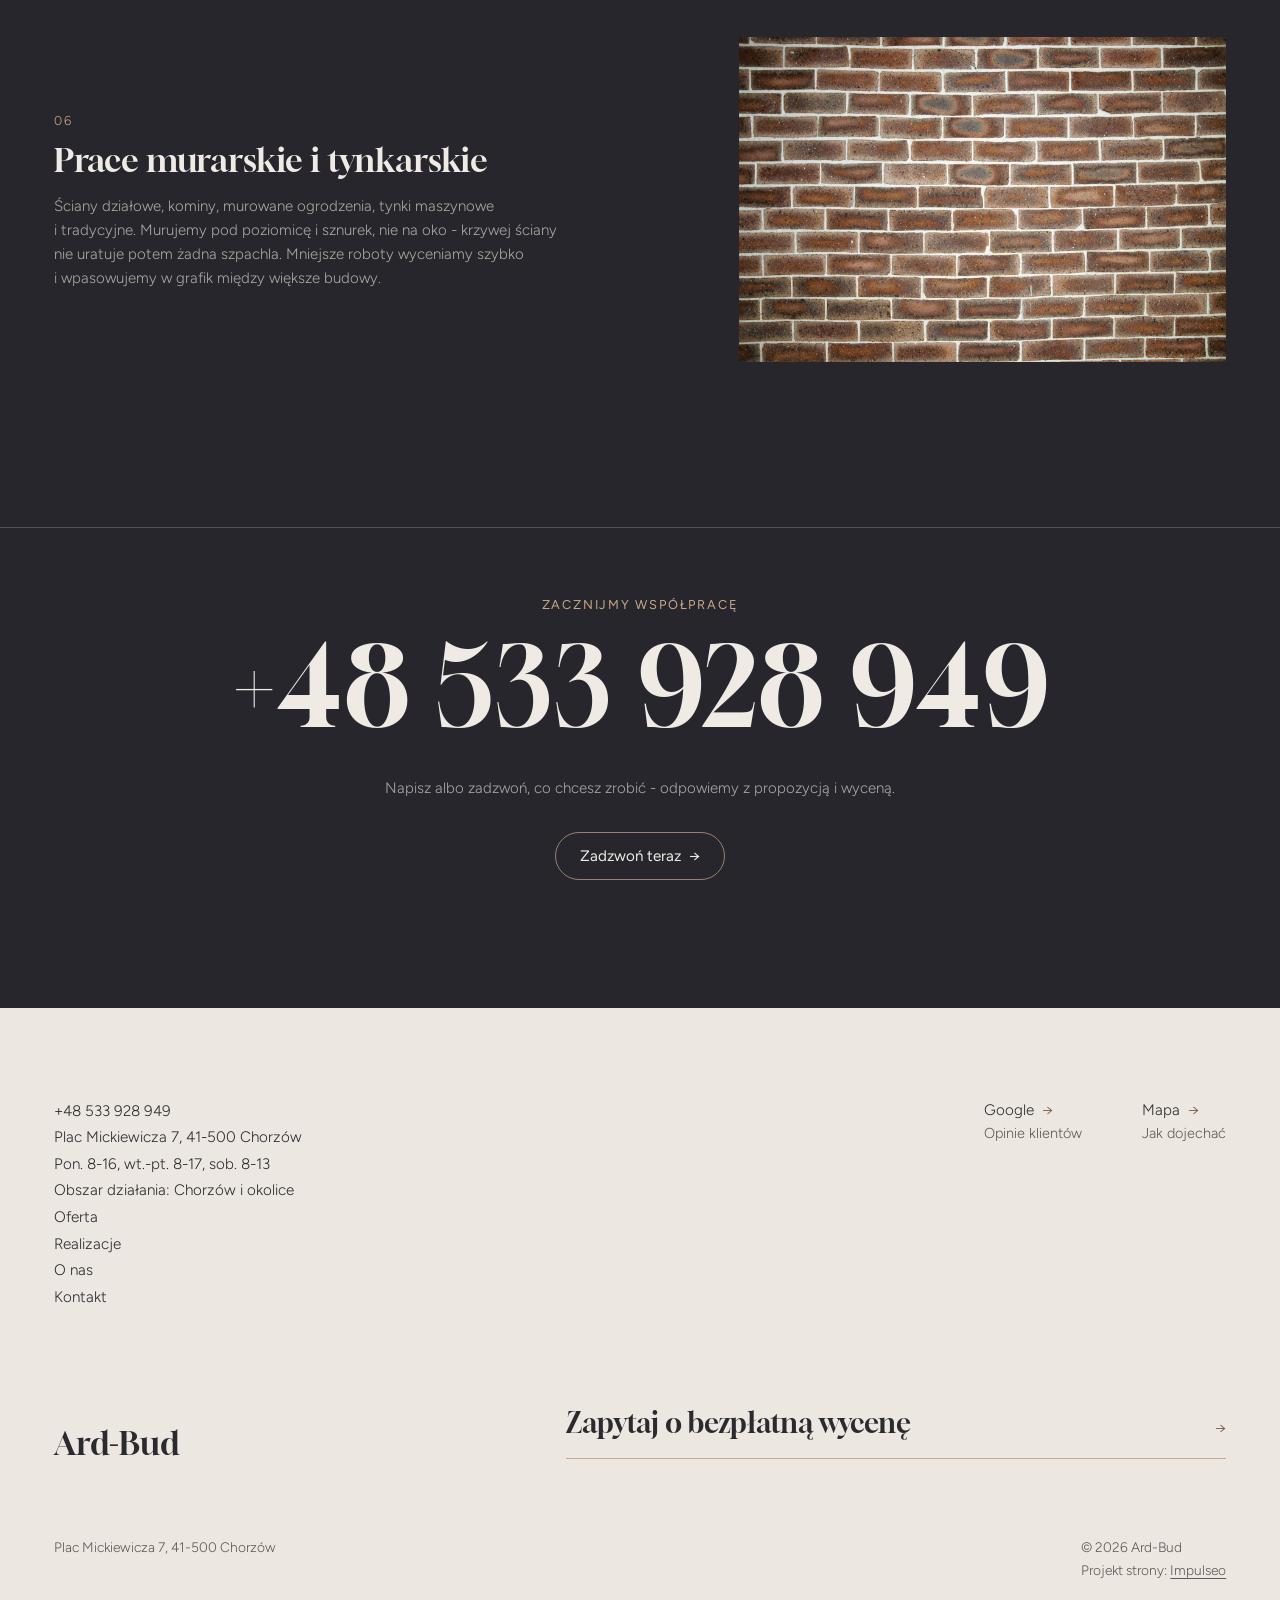
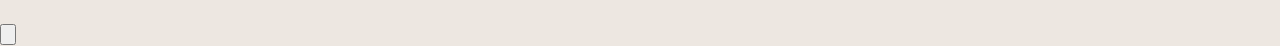
<file: oferta.html>
<!DOCTYPE html>
<html lang="pl">
<head>
<meta charset="UTF-8">
<meta name="viewport" content="width=device-width, initial-scale=1.0">
<title>Oferta - Ard-Bud</title>
<meta name="description" content="Firma remontowo-budowlana w Chorzowie: remonty łazienek, instalacje, wykończenia wnętrz, elewacje. Kosztorys i termin na piśmie przed robotą. Zadzwoń: +48 533 928 949.">
<link rel="canonical" href="https://kris20032.github.io/ard-bud/oferta.html">
<meta name="robots" content="noindex, nofollow">
<meta property="og:type" content="website">
<meta property="og:locale" content="pl_PL">
<meta property="og:site_name" content="Ard-Bud">
<meta property="og:title" content="Oferta - Ard-Bud">
<meta property="og:description" content="Firma remontowo-budowlana w Chorzowie: remonty łazienek, instalacje, wykończenia wnętrz, elewacje. Kosztorys i termin na piśmie przed robotą. Zadzwoń: +48 533 928 949.">
<meta property="og:url" content="https://kris20032.github.io/ard-bud/oferta.html">
<meta property="og:image" content="https://kris20032.github.io/ard-bud/img/og.jpg">
<meta property="og:image:width" content="1200">
<meta property="og:image:height" content="630">
<meta name="twitter:card" content="summary_large_image">
<link rel="preconnect" href="https://fonts.googleapis.com">
<link rel="preconnect" href="https://fonts.gstatic.com" crossorigin>
<link href="https://fonts.googleapis.com/css2?family=Gloock&family=Figtree:wght@300;400;500;600&display=swap" rel="stylesheet">
<link rel="stylesheet" href="assets/styles.css?v=20261016">
</head>
<body>

<header class="nav">
  <div class="nav-inner">
    <a class="brand" href="index.html"><span class="name">Ard-Bud</span><span class="sub">Chorzów</span></a>
    <button class="nav-toggle" aria-label="Menu"><span></span><span></span><span></span></button>
    <a class="nav-tel" href="tel:+48533928949"><span class="tel-txt">+48 533 928 949</span> <span class="arr">→</span></a>
    <nav class="nav-links" aria-label="Menu główne">
      <a href="index.html">Start</a>
      <a href="oferta.html">Oferta</a>
      <a href="realizacje.html">Realizacje</a>
      <a href="o-nas.html">O nas</a>
      <a href="kontakt.html">Kontakt</a>
      <a class="kw-menu-tel" href="tel:+48533928949">+48 533 928 949</a>
    </nav>
  </div>
</header>

<main>
<section class="pagehead kw-hero">
  <div class="kw-hero-art"><img src="img/g12.jpg" alt="Dom z nową elewacją" width="1600" height="1065" fetchpriority="high" decoding="async"></div>
  <div class="wrap">
    <div class="kw-hero-copy">
      <span class="eyebrow">Oferta</span>
      <h1>Zakres prac</h1>
      <p>Remonty, instalacje, wykończenia i elewacje w Chorzowie i okolicy. Przy każdej usłudze piszemy, co wchodzi w zakres.</p>
      <a class="btn" href="kontakt.html">Zapytaj o wycenę <span class="arr">→</span></a>
    </div>
  </div>
</section>

<section class="kw-dark kw-rows">
  <div class="wrap">
    <div class="kw-row reveal">
      <div class="kw-ph"><img src="img/g3.jpg" alt="Remonty łazienek" width="1500" height="2000" decoding="async"></div>
      <div><span class="num">01</span><h2>Remonty łazienek</h2><p>Łazienkę robimy w całości: nowa instalacja wodna i kanalizacyjna, elektryka, płytki, sufit podwieszany, kabina prysznicowa i grzejnik. Jedna ekipa od pierwszego dnia do odbioru, więc nie musisz zgrywać terminów hydraulika z glazurnikiem. Pracujemy według projektu, a materiały pomocnicze przywozimy sami.</p></div>
    </div>
    <div class="kw-row rev reveal">
      <div class="kw-ph"><img src="img/g8.jpg" alt="Instalacje wodne i elektryczne" width="1800" height="1200" decoding="async"></div>
      <div><span class="num">02</span><h2>Instalacje wodne i elektryczne</h2><p>Nową instalację wodną, kanalizacyjną i elektryczną kładziemy przy remoncie albo wykończeniu stanu deweloperskiego, zanim pójdą tynki i płytki. Punkty ustalamy z Tobą na miejscu, żeby gniazdka i światło były tam, gdzie ich potrzebujesz, a nie tam, gdzie było najprościej.</p></div>
    </div>
    <div class="kw-row reveal">
      <div class="kw-ph"><img src="img/g14.jpg" alt="Remonty i modernizacje" loading="lazy" width="1600" height="1066" decoding="async"></div>
      <div><span class="num">03</span><h2>Remonty i modernizacje</h2><p>Remont w mieszkaniu, w którym mieszkasz, to inna robota niż pusty plac. Zabezpieczamy podłogi i meble, kurz zamykamy folią w strefie robót, a głośne prace planujemy na ustalone godziny. Rozbiórki, nowe ścianki, przeróbki instalacji i pełne wykończenie - Ty mieszkasz dalej, my robimy swoje.</p></div>
    </div>
    <div class="kw-row rev reveal">
      <div class="kw-ph"><img src="img/g13.jpg" alt="Wykończenia wnętrz" loading="lazy" width="1800" height="1350" decoding="async"></div>
      <div><span class="num">04</span><h2>Wykończenia wnętrz</h2><p>Tynki, gładzie, malowanie, podłogi i zabudowy z płyt g-k. Gładzie szlifujemy przy lampie, bo dopiero ostre światło pokazuje każdą falę na ścianie. Na wykończenie patrzysz potem codziennie - dlatego oddajemy je dopiero wtedy, kiedy sami byśmy się wprowadzili.</p></div>
    </div>
    <div class="kw-row reveal">
      <div class="kw-ph"><img src="img/g11.jpg" alt="Elewacje i docieplenia" loading="lazy" width="1600" height="1066" decoding="async"></div>
      <div><span class="num">05</span><h2>Elewacje i docieplenia</h2><p>Stara elewacja pęka, łapie wilgoć albo zieleni się od północy? Najpierw sprawdzamy, co siedzi pod spodem, zamiast kleić nową warstwę na słabą. Kolor i fakturę tynku wybierasz z próbek przyłożonych do domu, w dziennym świetle - na wzorniku w sklepie każdy wygląda inaczej.</p></div>
    </div>
    <div class="kw-row rev reveal">
      <div class="kw-ph"><img src="img/g15.jpg" alt="Prace murarskie i tynkarskie" loading="lazy" width="1600" height="1066" decoding="async"></div>
      <div><span class="num">06</span><h2>Prace murarskie i tynkarskie</h2><p>Ściany działowe, kominy, murowane ogrodzenia, tynki maszynowe i tradycyjne. Murujemy pod poziomicę i sznurek, nie na oko - krzywej ściany nie uratuje potem żadna szpachla. Mniejsze roboty wyceniamy szybko i wpasowujemy w grafik między większe budowy.</p></div>
    </div>
  </div>
</section>

<section class="cta kw-call kw-dark">
  <div class="wrap reveal">
    <span class="eyebrow">Zacznijmy współpracę</span>
    <a class="kw-phone" href="tel:+48533928949">+48 533 928 949</a>
    <p class="lead">Napisz albo zadzwoń, co chcesz zrobić - odpowiemy z propozycją i wyceną.</p>
    <a class="btn" href="tel:+48533928949">Zadzwoń teraz <span class="arr">→</span></a>
  </div>
</section>
</main>

<footer>
  <div class="wrap">
    <div class="kw-foot-top">
      <div class="kw-foot-list">
        <a href="tel:+48533928949">+48 533 928 949</a>
        <span>Plac Mickiewicza 7, 41-500 Chorzów</span>
        <span>Pon. 8-16, wt.-pt. 8-17, sob. 8-13</span>
        <span>Obszar działania: Chorzów i okolice</span>
        <a href="oferta.html">Oferta</a>
        <a href="realizacje.html">Realizacje</a>
        <a href="o-nas.html">O nas</a>
        <a href="kontakt.html">Kontakt</a>
      </div>
      <div class="kw-foot-soc">
        <a href="https://maps.google.com/?cid=15776349872217320784" target="_blank" rel="noopener">Google <span class="arr">→</span><small>Opinie klientów</small></a>
        <a href="https://maps.google.com/?cid=15776349872217320784" target="_blank" rel="noopener">Mapa <span class="arr">→</span><small>Jak dojechać</small></a>
      </div>
    </div>
    <div class="kw-foot-mid">
      <div class="name">Ard-Bud</div>
      <a class="kw-foot-cta" href="kontakt.html"><span class="big">Zapytaj o bezpłatną wycenę</span><span class="arr">→</span></a>
    </div>
    <div class="kw-foot-bot">
      <span>Plac Mickiewicza 7, 41-500 Chorzów</span>
      <span>© 2026 Ard-Bud<br>Projekt strony: <a class="foot-credit" href="https://impulseo.pl" target="_blank" rel="noopener">Impulseo</a></span>
    </div>
  </div>
</footer>
<div class="sticky-call"><a class="sc-call" href="tel:+48533928949"><svg class="ico-tel" width="16" height="16" viewBox="0 0 24 24" fill="none" aria-hidden="true"><path d="M6.6 10.8a15.5 15.5 0 0 0 6.6 6.6l2.2-2.2a1 1 0 0 1 1-.24 11.4 11.4 0 0 0 3.6.58 1 1 0 0 1 1 1V20a1 1 0 0 1-1 1A17 17 0 0 1 3 4a1 1 0 0 1 1-1h3.5a1 1 0 0 1 1 1c0 1.25.2 2.46.58 3.6a1 1 0 0 1-.25 1l-2.23 2.2Z" fill="currentColor"/></svg> Zadzwoń</a><a class="sc-quote" href="kontakt.html">Zapytaj o wycenę</a></div>
<div class="demo-wazne" data-do="2026-10-22" data-cykl="3" hidden><svg class="dw-ico" width="13" height="13" viewBox="0 0 24 24" fill="none" aria-hidden="true"><circle cx="12" cy="12" r="8.6" stroke="currentColor" stroke-width="1.8"/><path d="M12 7.2V12l3.3 2" stroke="currentColor" stroke-width="1.8" stroke-linecap="round"/></svg><span class="dw-txt"></span></div>

<script src="assets/main.js?v=20261016"></script>
<script src="assets/kw.js?v=20261016"></script>
</body>
</html>
</file>
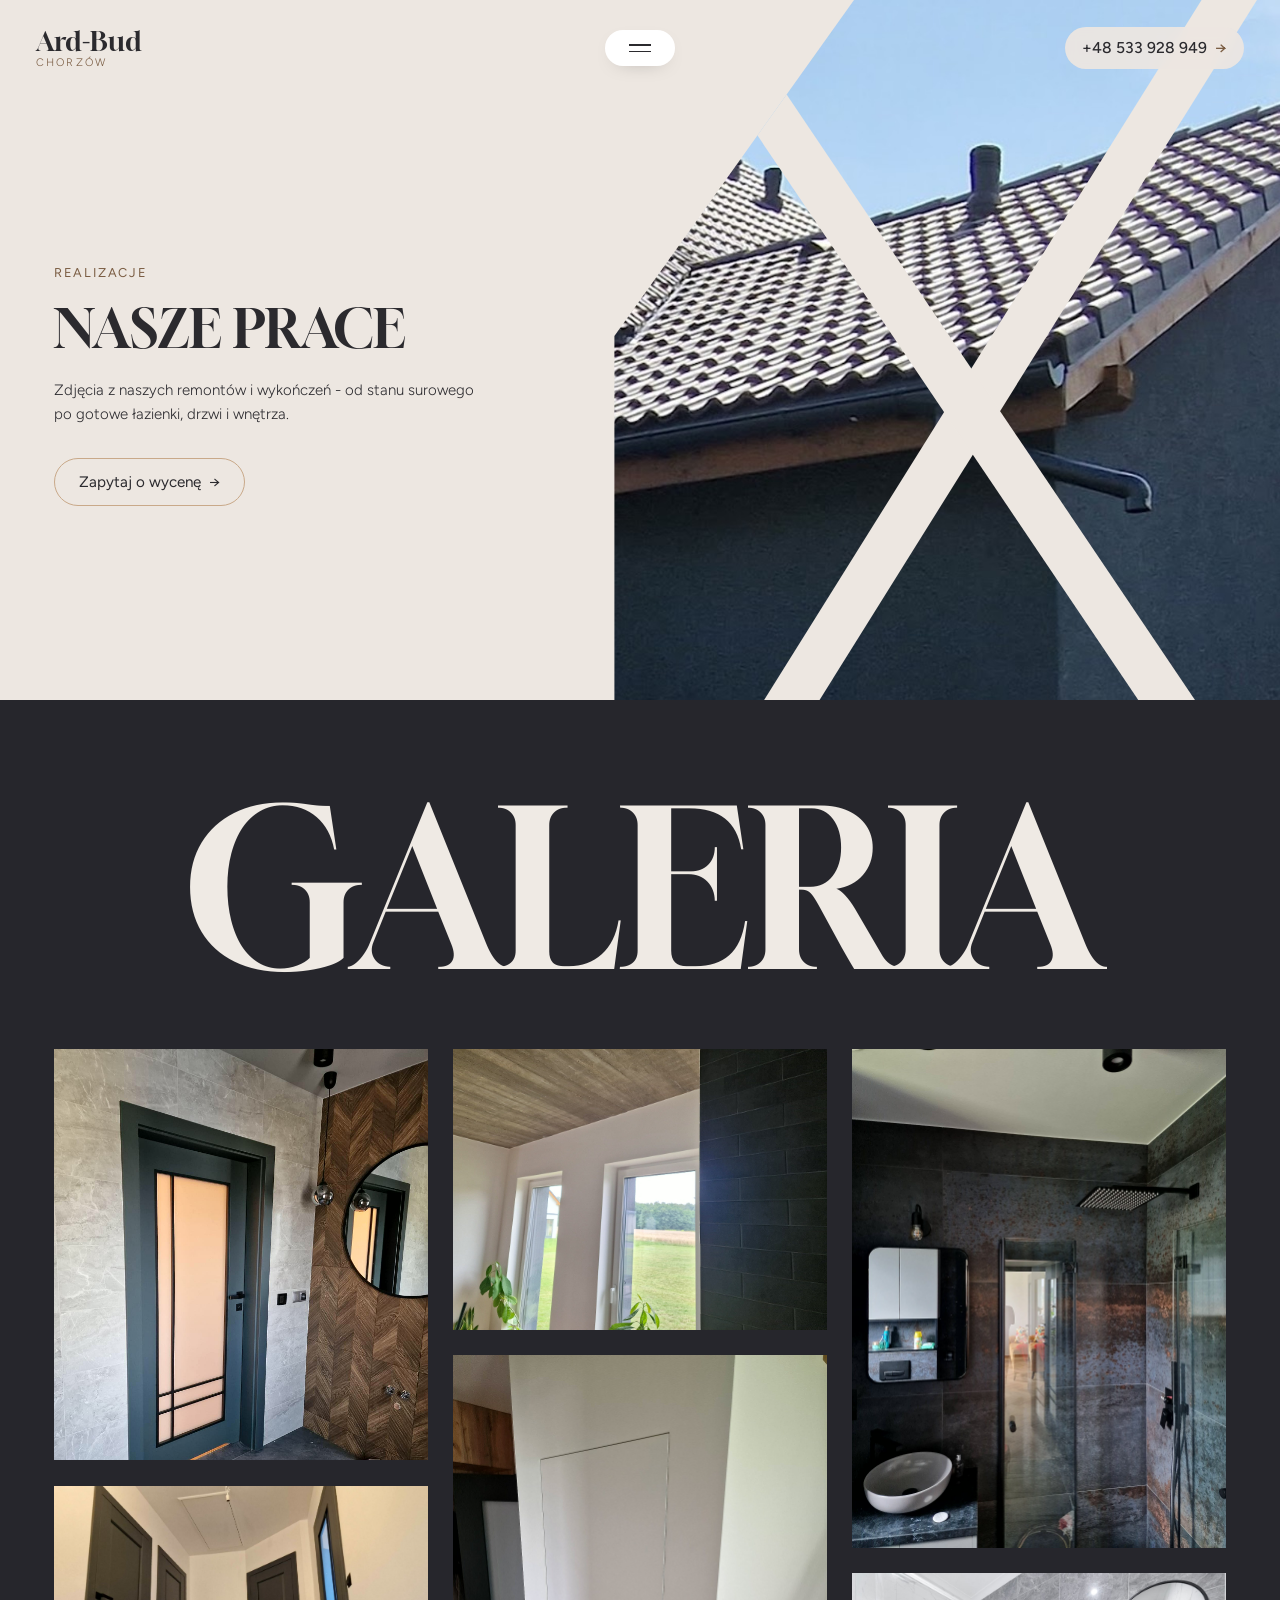
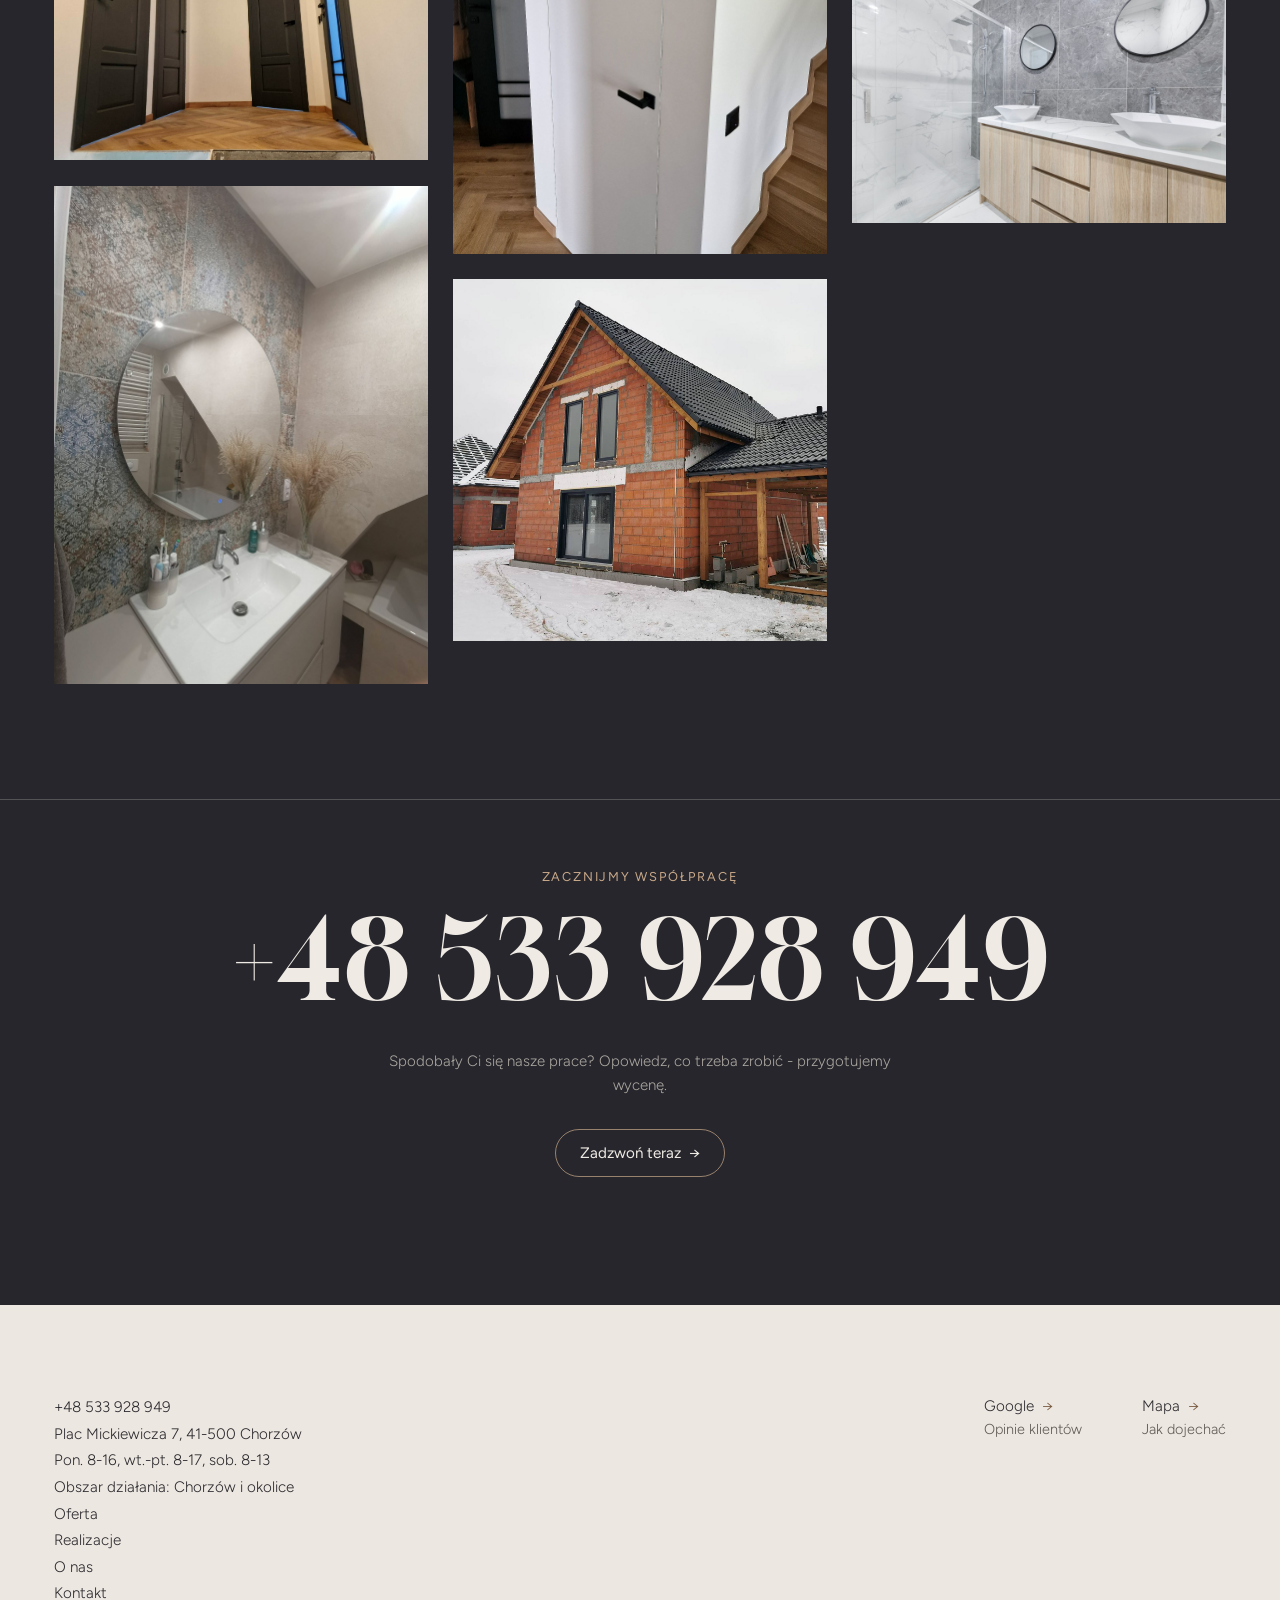
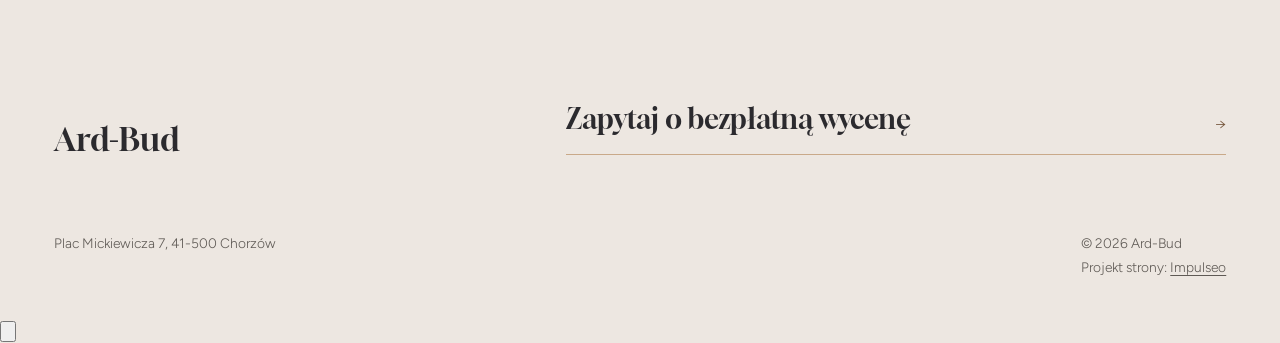
<file: realizacje.html>
<!DOCTYPE html>
<html lang="pl">
<head>
<meta charset="UTF-8">
<meta name="viewport" content="width=device-width, initial-scale=1.0">
<title>Realizacje - Ard-Bud</title>
<meta name="description" content="Realizacje Ard-Bud: remonty łazienek, wykończenia wnętrz, drzwi, elewacje. Zdjęcia z prac w Chorzowie i okolicach.">
<link rel="canonical" href="https://kris20032.github.io/ard-bud/realizacje.html">
<meta name="robots" content="noindex, nofollow">
<meta property="og:type" content="website">
<meta property="og:locale" content="pl_PL">
<meta property="og:site_name" content="Ard-Bud">
<meta property="og:title" content="Realizacje - Ard-Bud">
<meta property="og:description" content="Realizacje Ard-Bud: remonty łazienek, wykończenia wnętrz, drzwi, elewacje. Zdjęcia z prac w Chorzowie i okolicach.">
<meta property="og:url" content="https://kris20032.github.io/ard-bud/realizacje.html">
<meta property="og:image" content="https://kris20032.github.io/ard-bud/img/og.jpg">
<meta property="og:image:width" content="1200">
<meta property="og:image:height" content="630">
<meta name="twitter:card" content="summary_large_image">
<link rel="preconnect" href="https://fonts.googleapis.com">
<link rel="preconnect" href="https://fonts.gstatic.com" crossorigin>
<link href="https://fonts.googleapis.com/css2?family=Gloock&family=Figtree:wght@300;400;500;600&display=swap" rel="stylesheet">
<link rel="stylesheet" href="assets/styles.css?v=20261016">
</head>
<body>

<header class="nav">
  <div class="nav-inner">
    <a class="brand" href="index.html"><span class="name">Ard-Bud</span><span class="sub">Chorzów</span></a>
    <button class="nav-toggle" aria-label="Menu"><span></span><span></span><span></span></button>
    <a class="nav-tel" href="tel:+48533928949"><span class="tel-txt">+48 533 928 949</span> <span class="arr">→</span></a>
    <nav class="nav-links" aria-label="Menu główne">
      <a href="index.html">Start</a>
      <a href="oferta.html">Oferta</a>
      <a href="realizacje.html">Realizacje</a>
      <a href="o-nas.html">O nas</a>
      <a href="kontakt.html">Kontakt</a>
      <a class="kw-menu-tel" href="tel:+48533928949">+48 533 928 949</a>
    </nav>
  </div>
</header>

<main>
<section class="pagehead kw-hero">
  <div class="kw-hero-art"><img src="img/g16.jpg" alt="Dom z nowym dachem i elewacją" width="1700" height="883" fetchpriority="high" decoding="async"></div>
  <div class="wrap">
    <div class="kw-hero-copy">
      <span class="eyebrow">Realizacje</span>
      <h1>Nasze prace</h1>
      <p>Zdjęcia z naszych remontów i wykończeń - od stanu surowego po gotowe łazienki, drzwi i wnętrza.</p>
      <a class="btn" href="kontakt.html">Zapytaj o wycenę <span class="arr">→</span></a>
    </div>
  </div>
</section>

<section class="kw-dark">
  <h2 class="kw-giant reveal">Galeria</h2>
  <div class="kw-masonry">
  <figure class="reveal"><img src="img/g1.jpg" alt="Realizacja Ard-Bud" width="1456" height="1600" decoding="async"></figure>
  <figure class="reveal"><img src="img/g2.jpg" alt="Realizacja Ard-Bud" width="1918" height="1408" decoding="async"></figure>
  <figure class="reveal"><img src="img/g3.jpg" alt="Realizacja Ard-Bud" width="1500" height="2000" decoding="async"></figure>
  <figure class="reveal"><img src="img/g4.jpg" alt="Realizacja Ard-Bud" width="2000" height="1500" decoding="async"></figure>
  <figure class="reveal"><img src="img/g5.jpg" alt="Realizacja Ard-Bud" width="1500" height="2000" decoding="async"></figure>
  <figure class="reveal"><img src="img/g6.jpg" alt="Realizacja Ard-Bud" width="1440" height="1392" decoding="async"></figure>
  <figure class="reveal"><img src="img/about.jpg" alt="Realizacja Ard-Bud" width="1500" height="2000" decoding="async"></figure>
  <figure class="reveal"><img src="img/g7.jpg" alt="Realizacja Ard-Bud" width="1800" height="1200" decoding="async"></figure>
  </div>
</section>

<section class="cta kw-call kw-dark">
  <div class="wrap reveal">
    <span class="eyebrow">Zacznijmy współpracę</span>
    <a class="kw-phone" href="tel:+48533928949">+48 533 928 949</a>
    <p class="lead">Spodobały Ci się nasze prace? Opowiedz, co trzeba zrobić - przygotujemy wycenę.</p>
    <a class="btn" href="tel:+48533928949">Zadzwoń teraz <span class="arr">→</span></a>
  </div>
</section>
</main>

<footer>
  <div class="wrap">
    <div class="kw-foot-top">
      <div class="kw-foot-list">
        <a href="tel:+48533928949">+48 533 928 949</a>
        <span>Plac Mickiewicza 7, 41-500 Chorzów</span>
        <span>Pon. 8-16, wt.-pt. 8-17, sob. 8-13</span>
        <span>Obszar działania: Chorzów i okolice</span>
        <a href="oferta.html">Oferta</a>
        <a href="realizacje.html">Realizacje</a>
        <a href="o-nas.html">O nas</a>
        <a href="kontakt.html">Kontakt</a>
      </div>
      <div class="kw-foot-soc">
        <a href="https://maps.google.com/?cid=15776349872217320784" target="_blank" rel="noopener">Google <span class="arr">→</span><small>Opinie klientów</small></a>
        <a href="https://maps.google.com/?cid=15776349872217320784" target="_blank" rel="noopener">Mapa <span class="arr">→</span><small>Jak dojechać</small></a>
      </div>
    </div>
    <div class="kw-foot-mid">
      <div class="name">Ard-Bud</div>
      <a class="kw-foot-cta" href="kontakt.html"><span class="big">Zapytaj o bezpłatną wycenę</span><span class="arr">→</span></a>
    </div>
    <div class="kw-foot-bot">
      <span>Plac Mickiewicza 7, 41-500 Chorzów</span>
      <span>© 2026 Ard-Bud<br>Projekt strony: <a class="foot-credit" href="https://impulseo.pl" target="_blank" rel="noopener">Impulseo</a></span>
    </div>
  </div>
</footer>
<div class="sticky-call"><a class="sc-call" href="tel:+48533928949"><svg class="ico-tel" width="16" height="16" viewBox="0 0 24 24" fill="none" aria-hidden="true"><path d="M6.6 10.8a15.5 15.5 0 0 0 6.6 6.6l2.2-2.2a1 1 0 0 1 1-.24 11.4 11.4 0 0 0 3.6.58 1 1 0 0 1 1 1V20a1 1 0 0 1-1 1A17 17 0 0 1 3 4a1 1 0 0 1 1-1h3.5a1 1 0 0 1 1 1c0 1.25.2 2.46.58 3.6a1 1 0 0 1-.25 1l-2.23 2.2Z" fill="currentColor"/></svg> Zadzwoń</a><a class="sc-quote" href="kontakt.html">Zapytaj o wycenę</a></div>
<div class="demo-wazne" data-do="2026-10-22" data-cykl="3" hidden><svg class="dw-ico" width="13" height="13" viewBox="0 0 24 24" fill="none" aria-hidden="true"><circle cx="12" cy="12" r="8.6" stroke="currentColor" stroke-width="1.8"/><path d="M12 7.2V12l3.3 2" stroke="currentColor" stroke-width="1.8" stroke-linecap="round"/></svg><span class="dw-txt"></span></div>

<script src="assets/main.js?v=20261016"></script>
<script src="assets/kw.js?v=20261016"></script>
</body>
</html>
</file>
<file: assets/styles.css>
/* Ard-Bud - układ wzorowany na klindworthroofing.com (zlecenie Szymona 16.10.2026)
   beżowy papier + grafit, duże szeryfowe nagłówki, zdjęcie w ukośnej masce, pigułki-przyciski */
:root{
  --paper:#EDE7E1; --paper-2:#E4DCD3; --ink:#26262C; --ink-2:#1F1F24;
  --text:#2B2A2E; --muted:#5F5A55; --on-dark:#EFEAE4; --on-dark-mute:#ADA8A2;
  --accent:#7A5C42; --accent-d:#5E452F; --accent-soft:#C9A989; --accent-on-dark:#C9A989;
  --line:rgba(43,42,46,.18); --line-dark:rgba(239,234,228,.22);
  --serif:'Gloock',Georgia,'Times New Roman',serif;
  --sans:'Figtree',system-ui,-apple-system,'Segoe UI',sans-serif;
  --ease:cubic-bezier(.22,.61,.36,1);
  --wrap:1200px; --gut:clamp(20px,4.2vw,60px);
  --nav-h:96px;
}
*,*::before,*::after{box-sizing:border-box}
html{scroll-padding-top:90px;-webkit-text-size-adjust:100%}
body{margin:0;background:var(--paper);color:var(--text);font-family:var(--sans);font-weight:300;
  font-size:clamp(15px,1.05vw,17px);line-height:1.6;-webkit-font-smoothing:antialiased}
img{max-width:100%;display:block}
a{color:inherit;text-decoration:none}
h1,h2,h3{font-family:var(--serif);font-weight:400;margin:0;line-height:1.08;letter-spacing:-.005em}
p{margin:0}
.wrap{max-width:calc(var(--wrap) + 2*var(--gut));margin:0 auto;padding:0 var(--gut)}
.eyebrow{display:inline-block;font-size:.8rem;letter-spacing:.14em;text-transform:uppercase;color:var(--accent);font-weight:400}
.dark .eyebrow,.kw-dark .eyebrow{color:var(--accent-on-dark)}
.arr{display:inline-block;transition:transform .5s var(--ease)}

/* przyciski - pigułka z obrysem jak we wzorze */
.btn{display:inline-flex;align-items:center;justify-content:center;gap:.5em;min-height:46px;padding:.7em 1.6em;
  border:1px solid var(--accent-soft);border-radius:999px;font-family:var(--sans);font-size:.95rem;font-weight:400;
  color:var(--text);background:transparent;transition:background .5s var(--ease),color .5s var(--ease),border-color .5s var(--ease)}
.btn:hover,.btn:focus-visible{background:var(--accent-d);border-color:var(--accent-d);color:#fff}
.btn:hover .arr{transform:translateX(4px)}
.kw-dark .btn{color:var(--on-dark);border-color:rgba(201,169,137,.7)}
.kw-dark .btn:hover,.kw-dark .btn:focus-visible{background:var(--accent-soft);border-color:var(--accent-soft);color:var(--ink)}
.btn-accent{} /* zgodność z silnikiem */
.center{text-align:center}

/* ---------- NAGŁÓWEK: nazwa | pigułka menu | telefon ---------- */
.nav{position:fixed;top:0;left:0;right:0;z-index:60;transition:transform .5s var(--ease),background .4s var(--ease),box-shadow .4s}
.nav.nav-hidden{transform:translateY(-110%)}
.nav.nav-solid{background:rgba(237,231,225,.94);backdrop-filter:blur(10px);box-shadow:0 1px 0 var(--line)}
.nav-inner{display:grid;grid-template-columns:1fr auto 1fr;align-items:center;height:var(--nav-h);max-width:none;padding:0 clamp(20px,2.8vw,40px)}
.brand{display:inline-flex;flex-direction:column;justify-self:start;line-height:1}
.brand .name{font-family:var(--serif);font-size:1.7rem;letter-spacing:.01em;color:var(--text)}
.brand .sub{font-size:.68rem;letter-spacing:.2em;text-transform:uppercase;color:var(--accent);margin-top:.35em}
.nav-toggle{justify-self:center;width:70px;height:36px;border-radius:999px;border:0;background:#fff;cursor:pointer;
  display:flex;flex-direction:column;align-items:center;justify-content:center;gap:5px;box-shadow:0 6px 20px -12px rgba(0,0,0,.35);
  position:relative;z-index:80;transition:background .4s var(--ease)}
.nav-toggle span{display:block;width:22px;height:1.5px;background:var(--text);transition:transform .45s var(--ease),opacity .3s}
.nav-toggle span:nth-child(3){display:none}
.nav-toggle[aria-expanded="true"] span:nth-child(1){transform:translateY(3.25px) rotate(45deg)}
.nav-toggle[aria-expanded="true"] span:nth-child(2){transform:translateY(-3.25px) rotate(-45deg)}
.nav-tel{justify-self:end;display:inline-flex;align-items:center;gap:.5em;font-weight:500;font-size:.98rem;color:var(--text);white-space:nowrap;
  background:rgba(237,231,225,.92);padding:.55em 1.1em;border-radius:999px;backdrop-filter:blur(6px)}
.nav-tel .arr{color:var(--accent)}
.nav-tel:hover .arr{transform:translateX(4px)}
/* menu na pełny ekran po kliknięciu pigułki */
.nav-links{position:fixed;inset:0;z-index:70;background:var(--ink);color:var(--on-dark);
  display:flex;flex-direction:column;align-items:center;justify-content:center;gap:clamp(6px,1.4vh,16px);
  opacity:0;visibility:hidden;transition:opacity .5s var(--ease),visibility .5s}
.nav-links.open{opacity:1;visibility:visible}
.nav-links a{font-family:var(--serif);font-size:clamp(2.2rem,6vw,4.4rem);line-height:1.15;color:var(--on-dark);transition:color .4s}
.nav-links a:hover{color:var(--accent-soft)}
.nav-links .kw-menu-tel{font-family:var(--sans);font-size:1rem;margin-top:2rem;letter-spacing:.06em;color:var(--accent-soft)}

/* ---------- HERO: tekst po lewej, zdjęcie w ukośnej masce po prawej ---------- */
.kw-hero{position:relative;min-height:min(100svh,880px);display:flex;align-items:center;overflow:hidden;background:var(--paper)}
.kw-hero .wrap{position:relative;z-index:2;width:100%}
.kw-hero-copy{max-width:min(520px,44vw);padding:calc(var(--nav-h) + 30px) 0 60px}
.kw-hero-copy .eyebrow{margin-bottom:1.1rem}
.kw-hero h1{font-size:clamp(2.6rem,4.6vw,4.4rem);text-transform:uppercase;line-height:1.02;margin-bottom:1.4rem}
.kw-hero-copy p{max-width:44ch;margin-bottom:2rem}
.kw-hero-art{position:absolute;top:0;right:0;bottom:0;width:52%;z-index:1;overflow:hidden;
  clip-path:polygon(36% 0,100% 0,100% 100%,0 100%,0 48%)}
.kw-hero-art img{width:100%;height:100%;object-fit:cover;object-position:center}
/* dwie beżowe ukośne belki tworzące „X” jak we wzorze */
.kw-hero-art::before,.kw-hero-art::after{content:"";position:absolute;background:var(--paper);width:7%;height:170%;top:-35%;pointer-events:none}
.kw-hero-art::before{left:56%;transform:rotate(32deg)}
.kw-hero-art::after{left:44%;transform:rotate(-34deg)}
.pagehead.kw-hero{min-height:min(78svh,700px)}
.pagehead.kw-hero h1{font-size:clamp(2.4rem,4.2vw,4rem)}

/* ---------- CIEMNE SEKCJE ---------- */
.kw-dark{background:var(--ink);color:var(--on-dark)}
.kw-what{padding:clamp(90px,11vw,150px) 0 clamp(80px,9vw,130px)}
.kw-what-intro{display:grid;grid-template-columns:140px 1fr;gap:clamp(20px,4vw,60px);max-width:980px;margin:0 auto}
.kw-vlabel{writing-mode:vertical-rl;transform:rotate(180deg);justify-self:center;align-self:start;
  font-size:.8rem;letter-spacing:.16em;text-transform:uppercase;color:var(--accent-on-dark)}
.kw-what-intro p{font-size:clamp(1.25rem,1.9vw,1.65rem);line-height:1.5;font-weight:300;color:var(--on-dark)}
.kw-duo{display:grid;grid-template-columns:1.8fr 1fr;gap:clamp(30px,6vw,110px);margin-top:clamp(70px,8vw,120px);align-items:start}
.kw-duo figure{margin:0}
.kw-duo .kw-ph{overflow:hidden}
.kw-duo .kw-big .kw-ph{aspect-ratio:3/2}
.kw-duo .kw-small .kw-ph{aspect-ratio:3/2}
.kw-ph img{width:100%;height:100%;object-fit:cover;transition:transform 1.4s var(--ease)}
a:hover .kw-ph img{transform:scale(1.05)}
.kw-cap{display:block;margin-top:1.1rem}
.kw-cap b{display:block;font-weight:400;font-size:1rem}
.kw-cap > span{display:block;color:var(--on-dark-mute);font-size:.92rem}
.kw-cap .arr{color:var(--accent-on-dark);margin-left:.25em}
a:hover .kw-cap .arr{transform:translateX(4px)}

/* wielkie słowo-nagłówek (WORK / KUDOS we wzorze) */
.kw-giant{font-family:var(--serif);font-weight:400;text-transform:uppercase;text-align:center;line-height:.9;
  font-size:clamp(4.2rem,17vw,16rem);letter-spacing:-.01em;color:var(--on-dark);margin:0;padding:clamp(60px,7vw,110px) 0 clamp(40px,5vw,70px)}
.kw-giant.sm{font-size:clamp(3.4rem,13.5vw,13rem)}

/* realizacje - pełnoszerokie karty z tytułem na zdjęciu */
.kw-projects{display:grid;gap:clamp(24px,3vw,40px);padding:0 clamp(16px,1.6vw,40px)}
.kw-project{position:relative;display:block;overflow:hidden;aspect-ratio:16/9;max-height:86svh}
.kw-project img{width:100%;height:100%;object-fit:cover;transition:transform 1.4s var(--ease)}
.kw-project:hover img{transform:scale(1.04)}
.kw-project::after{content:"";position:absolute;inset:0;background:linear-gradient(180deg,rgba(20,20,24,.5) 0%,rgba(20,20,24,0) 38%);pointer-events:none}
.kw-project h3{position:absolute;z-index:1;top:clamp(24px,5vw,70px);left:clamp(24px,5vw,80px);
  font-size:clamp(2rem,4.2vw,3.6rem);text-transform:uppercase;color:#fff;text-shadow:0 2px 24px rgba(0,0,0,.25)}
.kw-more{display:flex;justify-content:center;padding:clamp(50px,6vw,80px) 0 clamp(70px,8vw,110px)}

/* ---------- USŁUGI: beżowy suwak kart ---------- */
.kw-services{padding:clamp(90px,10vw,140px) 0 clamp(80px,9vw,120px);overflow:hidden}
.kw-services .head{text-align:center;max-width:640px;margin:0 auto clamp(40px,5vw,60px)}
.kw-services h2{font-size:clamp(1.9rem,3vw,2.7rem);margin-top:1rem;line-height:1.2}
.kw-slider{position:relative}
.kw-track{display:flex;gap:clamp(24px,4.4vw,64px);overflow-x:auto;scroll-snap-type:x mandatory;scrollbar-width:none;
  padding:0 var(--gut);scroll-padding:0 var(--gut);max-width:calc(var(--wrap) + 2*var(--gut));margin:0 auto}
.kw-track::-webkit-scrollbar{display:none}
.kw-card{flex:0 0 clamp(260px,40%,480px);scroll-snap-align:start}
.kw-card .kw-ph{aspect-ratio:12/7;overflow:hidden}
.kw-card h3{font-family:var(--sans);font-weight:400;font-size:1.02rem;margin:1.2rem 0 .3rem}
.kw-card h3 .arr{color:var(--accent);margin-left:.25em}
.kw-card:hover h3 .arr{transform:translateX(4px)}
.kw-card p{color:var(--muted);font-size:.95rem;max-width:46ch}
.kw-ctrl{display:flex;align-items:center;gap:20px;max-width:calc(var(--wrap) + 2*var(--gut));margin:clamp(30px,4vw,46px) auto 0;padding:0 var(--gut)}
.kw-bar{flex:1;height:1px;background:var(--line);position:relative}
.kw-bar i{position:absolute;left:0;top:-.5px;height:2px;width:30%;background:var(--text);transition:width .3s,left .3s}
.kw-arrows{display:flex;gap:12px}
.kw-arrow{width:46px;height:46px;border-radius:50%;border:1px solid var(--accent-soft);background:transparent;color:inherit;
  font-size:1.05rem;cursor:pointer;display:grid;place-items:center;transition:background .45s var(--ease),color .45s}
.kw-arrow:hover{background:var(--accent-d);color:#fff;border-color:var(--accent-d)}
.kw-dark .kw-arrow{border-color:rgba(201,169,137,.6)}
.kw-dark .kw-arrow:hover{background:var(--accent-soft);color:var(--ink)}
.kw-dark .kw-bar{background:var(--line-dark)}
.kw-dark .kw-bar i{background:var(--on-dark)}

/* ---------- STOPKLATKA: okno na nieruchome zdjęcie, wtapia się w grafit ---------- */
.stopklatka{position:relative;height:clamp(380px,62vw,820px);background:var(--ink);clip-path:inset(0);overflow:hidden}
.stopklatka .stk-bg{position:fixed;inset:0;background-size:cover;background-position:center;pointer-events:none}
.kw-stk-js .stopklatka .stk-bg{visibility:hidden}
.kw-stk-js .stopklatka.is-near .stk-bg{visibility:visible}
@supports not (clip-path: inset(0)){.stopklatka .stk-bg{position:absolute}}
@media (max-width:700px){.stopklatka{height:52vh}}
.stopklatka::after{content:"";position:absolute;inset:0;z-index:1;background:linear-gradient(180deg,rgba(38,38,44,0) 45%,rgba(38,38,44,.85) 85%,var(--ink) 100%)}

/* ---------- OPINIE: cytat + zdjęcie + strzałki ---------- */
.kw-testi{padding:clamp(40px,5vw,70px) 0 0}
.kw-testi-grid{display:grid;grid-template-columns:1fr .95fr auto;gap:clamp(30px,5vw,80px);align-items:start}
.kw-quotes{position:relative;display:grid}
.kw-quote{grid-area:1/1;opacity:0;visibility:hidden;transition:opacity .7s var(--ease),visibility .7s}
.kw-quote.is-active{opacity:1;visibility:visible}
.kw-quote blockquote{margin:0;font-family:var(--serif);font-size:clamp(1.45rem,2.3vw,2.05rem);line-height:1.3;color:var(--on-dark)}
.kw-quote figcaption{margin-top:1.6rem;color:var(--on-dark-mute);font-size:.92rem}
.kw-testi-img{display:grid;aspect-ratio:4/5;overflow:hidden;max-height:560px}
.kw-testi-img img{grid-area:1/1;width:100%;height:100%;object-fit:cover;opacity:0;transition:opacity .8s var(--ease)}
.kw-testi-img img.is-active{opacity:1}
.kw-testi .kw-arrows{flex-direction:column}

/* atuty pod wielkim słowem */
.kw-badges{display:flex;flex-wrap:wrap;justify-content:center;gap:clamp(20px,5vw,80px);padding:0 0 clamp(80px,9vw,120px)}
.kw-badge{display:flex;flex-direction:column;align-items:center;justify-content:center;text-align:center;width:150px;height:150px;
  border-radius:50%;border:1px solid var(--line-dark);padding:14px}
.kw-badge b{font-family:var(--serif);font-weight:400;font-size:1.9rem;line-height:1;color:var(--on-dark)}
.kw-badge span{font-size:.8rem;color:var(--on-dark-mute);margin-top:.5rem;line-height:1.3}
.kw-badge a{display:contents}

/* ---------- CTA z wielkim numerem ---------- */
.cta.kw-call{text-align:center;padding:clamp(40px,5vw,70px) 0 clamp(90px,10vw,130px);border-top:1px solid var(--line-dark)}
.kw-call .eyebrow{margin-bottom:1rem}
.kw-call .kw-phone{display:block;font-family:var(--serif);font-size:clamp(2.6rem,8.6vw,7.4rem);line-height:1;color:var(--on-dark);margin-bottom:2.2rem;white-space:nowrap}
.kw-call .kw-phone:hover{color:var(--accent-soft)}
.kw-call p.lead{max-width:52ch;margin:0 auto 2rem;color:var(--on-dark-mute)}

/* ---------- PODSTRONY ---------- */
.kw-rows{padding:clamp(80px,9vw,130px) 0}
.kw-row{display:grid;grid-template-columns:1.25fr 1fr;gap:clamp(30px,6vw,100px);align-items:center;padding:clamp(30px,4vw,50px) 0}
.kw-row + .kw-row{border-top:1px solid var(--line-dark)}
.kw-row.rev .kw-ph{order:2}
.kw-row .kw-ph{aspect-ratio:3/2;overflow:hidden}
.kw-row .num{font-size:.8rem;letter-spacing:.16em;color:var(--accent-on-dark)}
.kw-row h2,.kw-row h3{font-size:clamp(1.7rem,2.6vw,2.4rem);margin:.6rem 0 1rem}
.kw-row p{color:var(--on-dark-mute);max-width:52ch}
.kw-row p + p{margin-top:1em}
.kw-masonry{columns:3 300px;column-gap:clamp(16px,2vw,28px);padding:0 var(--gut) clamp(80px,9vw,120px);max-width:calc(var(--wrap) + 2*var(--gut));margin:0 auto}
.kw-masonry figure{margin:0 0 clamp(16px,2vw,28px);break-inside:avoid;overflow:hidden}
.kw-masonry img{width:100%;height:auto;transition:transform 1.4s var(--ease)}
.kw-masonry figure:hover img{transform:scale(1.04)}
.kw-contact{padding:clamp(80px,9vw,130px) 0}
.kw-contact-grid{display:grid;grid-template-columns:repeat(3,1fr);gap:clamp(24px,4vw,60px)}
.kw-contact-grid .lbl{display:block;font-size:.8rem;letter-spacing:.14em;text-transform:uppercase;color:var(--accent);margin-bottom:.7rem}
.kw-contact-grid .val{font-family:var(--serif);font-size:clamp(1.3rem,2vw,1.8rem);line-height:1.3}
.kw-contact-grid a.val:hover{color:var(--accent)}
.kw-map{padding:0 var(--gut) clamp(80px,9vw,120px);max-width:calc(var(--wrap) + 2*var(--gut));margin:0 auto}
.kw-map iframe{width:100%;height:clamp(300px,42vh,460px);border:0;display:block;filter:grayscale(.35)}
.kw-promise{display:grid;grid-template-columns:repeat(3,1fr);gap:clamp(24px,4vw,60px);padding:clamp(70px,8vw,110px) 0}
.kw-promise h3{font-size:1.5rem;margin-bottom:.7rem}
.kw-promise p{color:var(--muted)}

.kw-sec-head{max-width:640px;margin-bottom:clamp(30px,4vw,50px)}
.kw-sec-head h2{font-size:clamp(1.9rem,3vw,2.7rem);margin-top:1rem}
section > .wrap > .kw-sec-head:first-child{padding-top:clamp(70px,8vw,110px)}
.kw-rows .kw-sec-head{padding-top:0}
.kw-steps{grid-template-columns:repeat(4,1fr);padding-top:0}
.kw-opinie{padding:0}
.kw-opinie figure{margin:0}
.kw-opinie blockquote{margin:0;font-family:var(--serif);font-size:1.3rem;line-height:1.38;color:var(--on-dark)}
.kw-opinie figcaption{margin-top:1rem;color:var(--on-dark-mute);font-size:.92rem}
@media (max-width:960px){.kw-steps{grid-template-columns:1fr 1fr}}
@media (max-width:560px){.kw-steps{grid-template-columns:1fr}}

/* ---------- STOPKA (beżowa jak we wzorze) ---------- */
footer{background:var(--paper);color:var(--text);padding:clamp(60px,7vw,90px) 0 40px;font-size:.95rem}
.kw-foot-top{display:grid;grid-template-columns:1fr auto;gap:40px}
.kw-foot-list a,.kw-foot-list span{display:block;line-height:1.75}
.kw-foot-list a:hover{color:var(--accent)}
.kw-foot-soc{display:grid;grid-template-columns:repeat(2,auto);gap:10px 60px;align-content:start}
.kw-foot-soc a{display:block}
.kw-foot-soc a small{display:block;color:var(--muted);font-size:.9rem}
.kw-foot-soc .arr{color:var(--accent);margin-left:.25em}
.kw-foot-soc a:hover .arr{transform:translateX(4px)}
.kw-foot-mid{display:grid;grid-template-columns:1fr 1.4fr;gap:40px;align-items:end;margin-top:clamp(60px,7vw,100px)}
.kw-foot-mid .name{font-family:var(--serif);font-size:2rem;line-height:1}
.kw-foot-cta{border-bottom:1px solid var(--accent-soft);padding-bottom:.8rem;display:flex;justify-content:space-between;align-items:baseline;gap:20px}
.kw-foot-cta .big{font-family:var(--serif);font-size:clamp(1.4rem,2.2vw,1.9rem);color:var(--text)}
.kw-foot-cta .arr{color:var(--accent)}
.kw-foot-cta:hover .arr{transform:translateX(5px)}
.kw-foot-bot{display:grid;grid-template-columns:1fr auto;gap:20px;margin-top:clamp(50px,6vw,80px);color:var(--muted);font-size:.86rem;line-height:1.7}
.kw-foot-bot a{text-decoration:underline;text-underline-offset:3px}

/* ---------- pojawianie się (włącza dopiero JS: klasa mt-on) ---------- */
.mt-on .reveal{opacity:0;transform:translateY(26px);transition:opacity 1s var(--ease),transform 1s var(--ease)}
.mt-on .reveal.in,.mt-on .reveal.mt-in{opacity:1;transform:none}
@media (prefers-reduced-motion:reduce){*{transition:none!important;scroll-behavior:auto!important}.mt-on .reveal{opacity:1;transform:none}}

/* nagłówki wjeżdżają linia po linii (JS warstwy ruchu owija linie w .mt-line > i) */
.mt-line{display:block}
.mt-line > i{display:block;font-style:inherit}
.mt-lines .mt-line{overflow:hidden;padding-bottom:.2em;margin-bottom:-.2em}
.mt-lines.mt-in .mt-line{animation:kw-unmask 0s linear 1.4s forwards}
@keyframes kw-unmask{to{overflow:visible}}
.mt-lines .mt-line > i{translate:0 108%;transition:translate 1.05s var(--ease) var(--mt-d,0s)}
.mt-lines.mt-in .mt-line > i{translate:0 0}
.mt-fade{transition:opacity 1s var(--ease)}
@media (prefers-reduced-motion:reduce){.mt-lines .mt-line > i{translate:0 0}}

/* ---------- pasek telefonu na telefonie + licznik dema ---------- */
.sticky-call{display:none}
.demo-wazne{position:fixed;top:calc(var(--nav-h, 64px) + 14px);right:14px;z-index:95;
  display:inline-flex;align-items:center;gap:.45em;
  background:rgba(21,25,28,.82);color:#fff;font-size:.72rem;font-weight:600;letter-spacing:.01em;
  padding:.42em .8em .42em .62em;border-radius:999px;backdrop-filter:saturate(140%) blur(8px);
  border:1px solid rgba(255,255,255,.14);box-shadow:0 10px 24px -14px rgba(0,0,0,.6);
  pointer-events:none;opacity:0;transform:translateY(-10px);
  transition:opacity .7s var(--ease),transform .7s var(--ease)}
.demo-wazne.is-on{opacity:1;transform:none}
.demo-wazne .dw-ico{flex:none;opacity:.85}
.demo-wazne b{font-weight:700;font-variant-numeric:tabular-nums;color:#FFD9A3}
.demo-wazne .dw-zeg{font-variant-numeric:tabular-nums;font-feature-settings:"tnum";opacity:.72;margin-left:.15em}
.demo-wazne.is-pilne{background:rgba(150,32,28,.9);border-color:rgba(255,255,255,.2)}
.demo-wazne .dw-pilne{color:#FFE0DE}

/* ---------- RESPONSYWNOŚĆ ---------- */
@media (max-width:960px){
  .kw-testi-grid{grid-template-columns:1fr 1fr}
  .kw-testi .kw-arrows{flex-direction:row;grid-column:1/-1}
  .kw-contact-grid{grid-template-columns:1fr 1fr}
}
@media (max-width:820px){
  :root{--nav-h:72px}
  .nav-tel .tel-txt{display:none}
  .nav-tel::before{content:"Zadzwoń";font-size:.9rem}
  .kw-hero{flex-direction:column;align-items:stretch;min-height:0}
  .kw-hero-copy{max-width:none;padding:calc(var(--nav-h) + 28px) 0 34px}
  .kw-hero-art{order:2;position:relative;width:100%;height:62vw;max-height:480px;clip-path:polygon(28% 0,100% 0,100% 100%,0 100%,0 30%)}
  .pagehead.kw-hero{min-height:0}
  .pagehead .kw-hero-art{height:46vw}
  .kw-what-intro{grid-template-columns:1fr}
  .kw-vlabel{writing-mode:horizontal-tb;transform:none;justify-self:start}
  .kw-duo{grid-template-columns:1fr}
  .kw-card{flex-basis:80%}
  .kw-row,.kw-row.rev{grid-template-columns:1fr}
  .kw-row.rev .kw-ph{order:0}
  .kw-promise{grid-template-columns:1fr}
  .kw-contact-grid{grid-template-columns:1fr}
  .kw-foot-top,.kw-foot-mid,.kw-foot-bot{grid-template-columns:1fr}
  .kw-project{aspect-ratio:4/3}
  .demo-wazne{top:auto;bottom:70px;right:10px}
  body{padding-bottom:58px}
  .sticky-call{display:grid;grid-template-columns:1fr 1fr;gap:1px;position:fixed;left:0;right:0;bottom:0;z-index:90;
    background:var(--line);transition:transform .45s var(--ease),opacity .45s}
  .sticky-call.schowany{transform:translateY(110%);opacity:0;pointer-events:none}
  .sticky-call a{padding:15px 8px;text-align:center;font-weight:500;font-size:.95rem;display:flex;align-items:center;justify-content:center;gap:.4em}
  .sticky-call .sc-call{background:var(--accent-soft);color:var(--ink)}
  .sticky-call .sc-quote{background:var(--ink);color:var(--on-dark)}
}
@media (max-width:560px){
  .kw-testi-grid{grid-template-columns:1fr}
  .kw-badge{width:132px;height:132px}
  .kw-masonry{columns:1}
}
.kw-rows + .kw-rows{padding-top:0}
</file>
